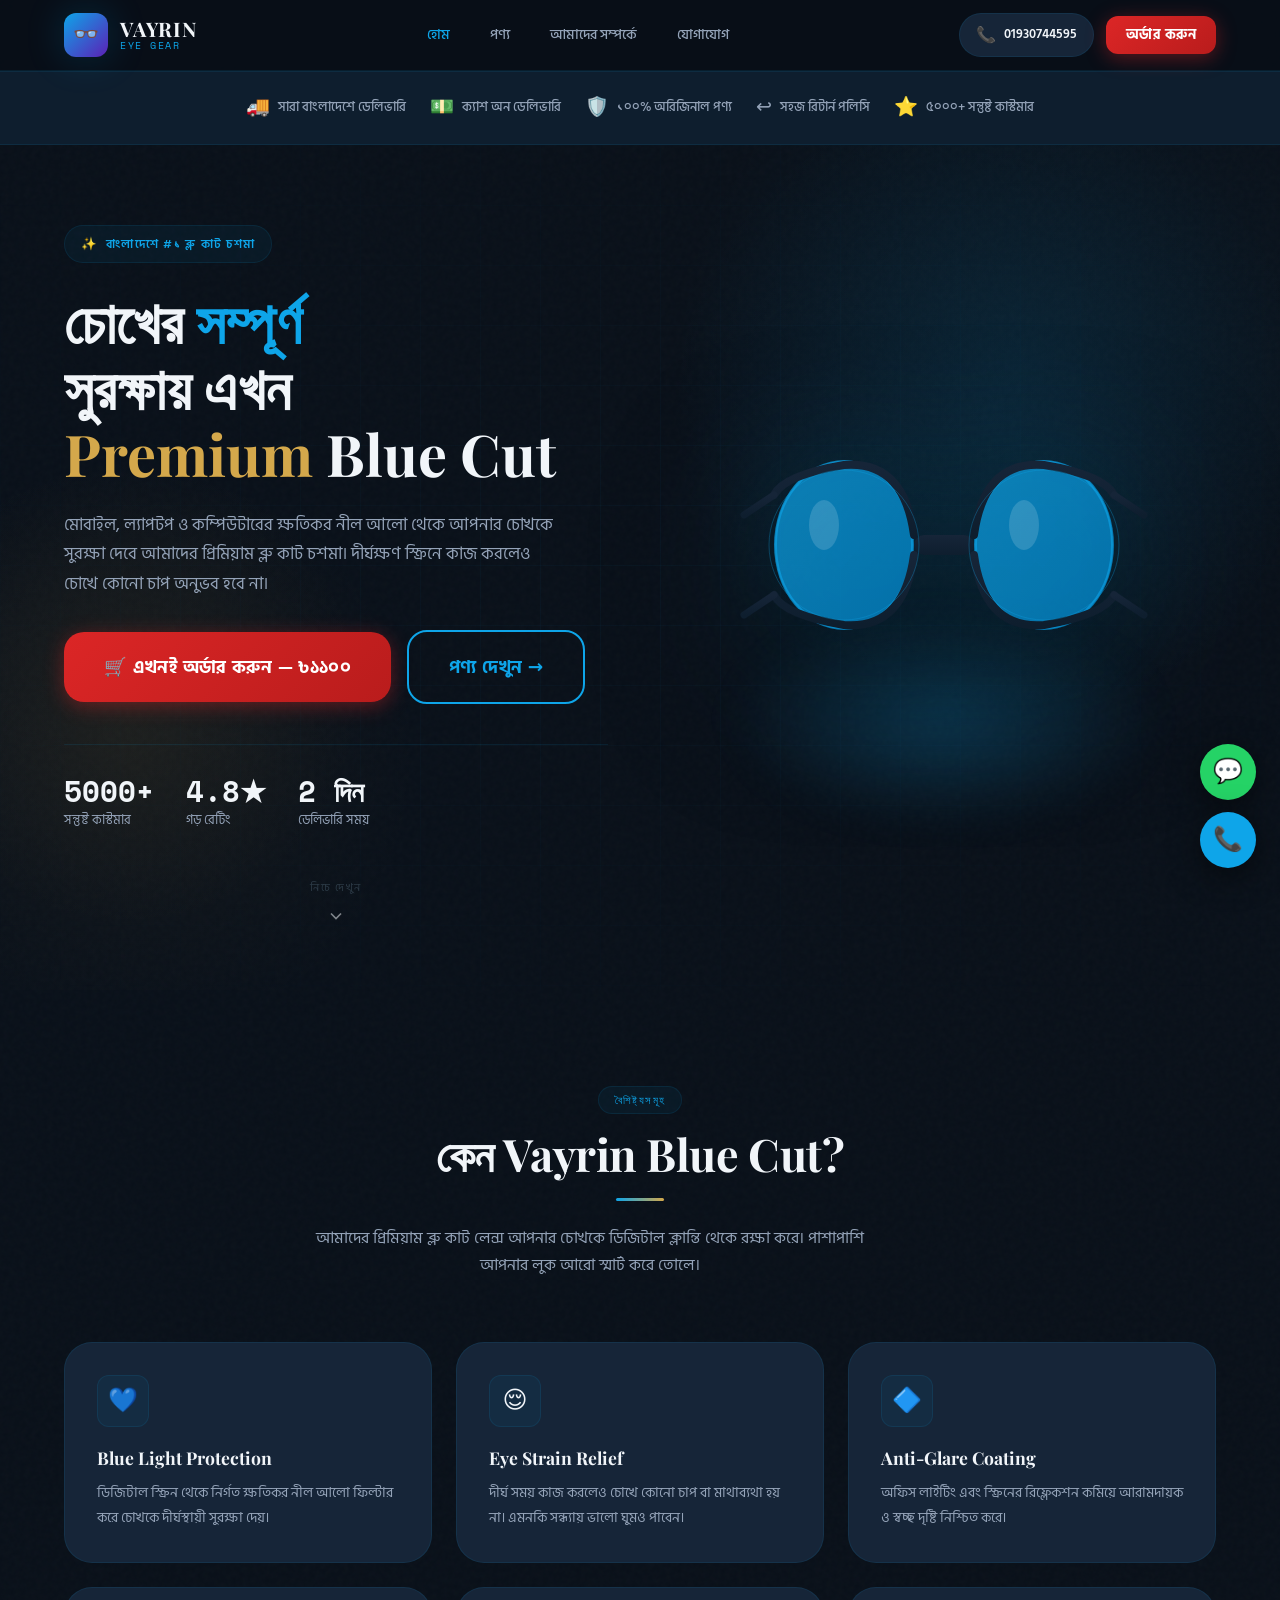
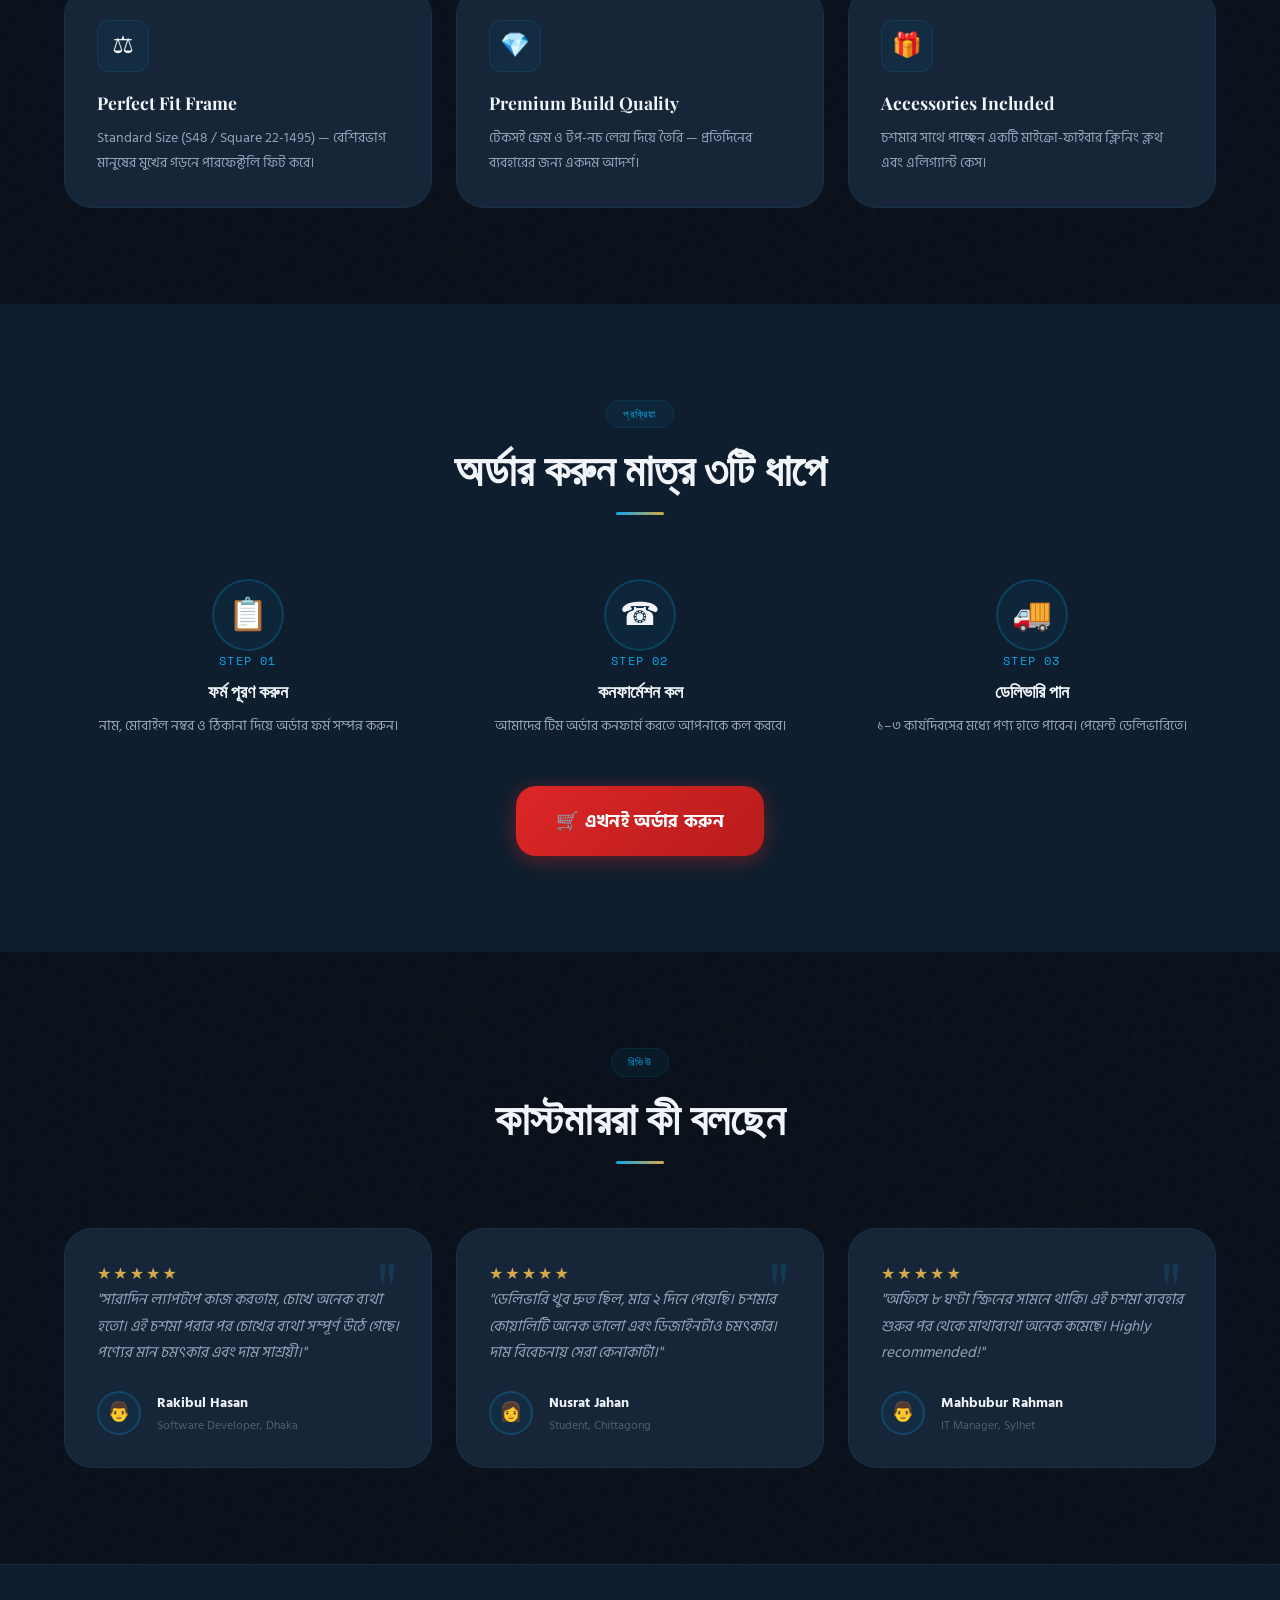
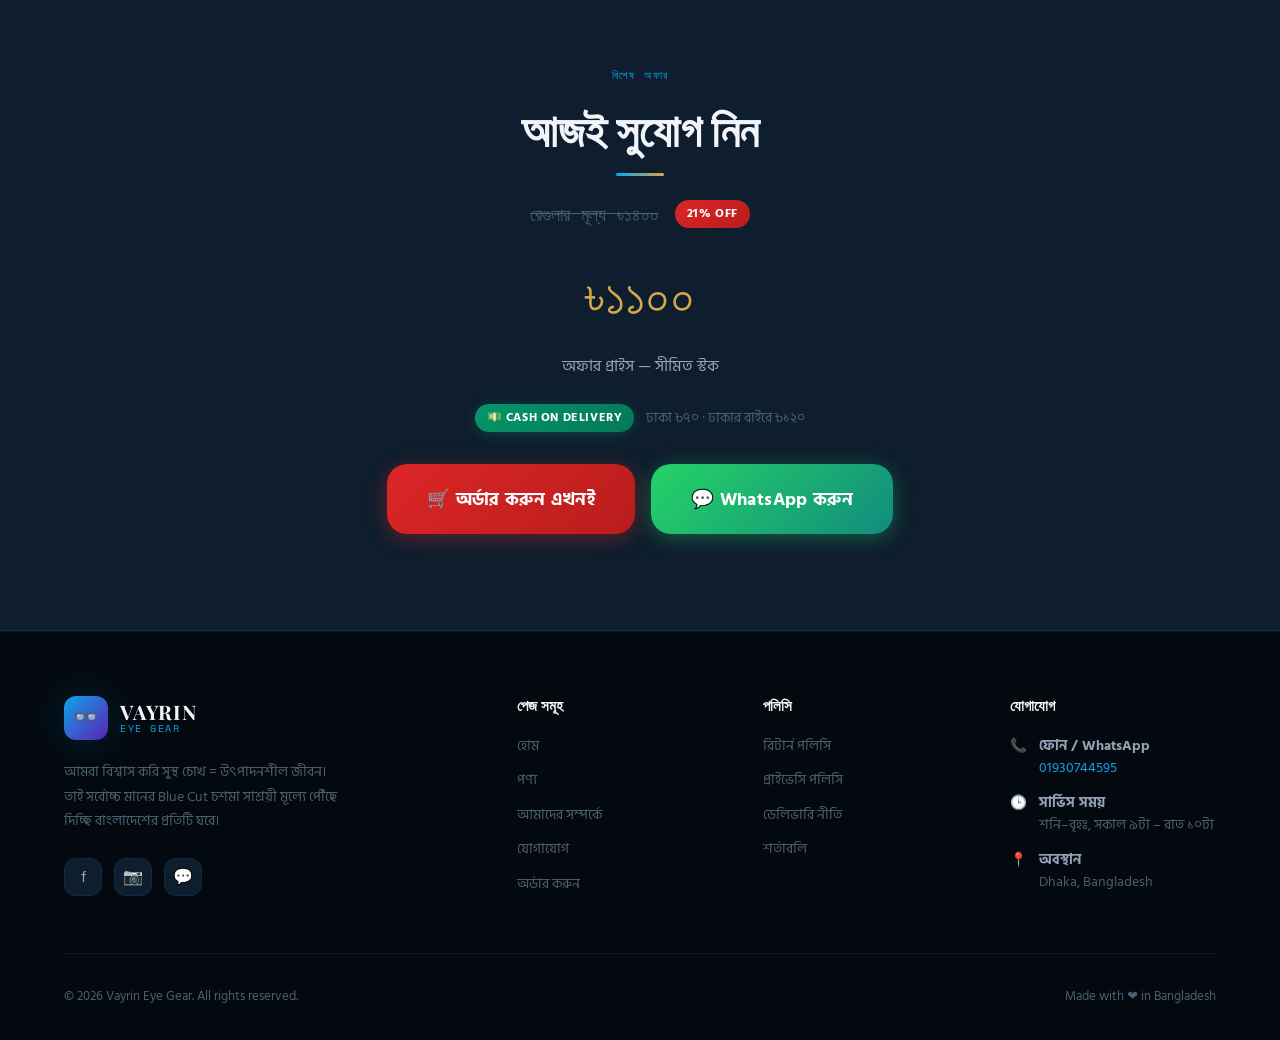
<file: index.html>
<!DOCTYPE html>
<!--
  ================================================================
  VAYRIN EYE GEAR — Homepage (index.html)
  ================================================================
  DEVELOPER NOTES:
  • This is the main landing page (home).
  • Google Fonts are loaded in <head> — do NOT remove those links.
  • Facebook Pixel block is commented out — paste FB Pixel ID to activate.
  • Product images: all SVG assets are now included in /assets/ folder.
  • SEO meta tags are pre-configured — update description & keywords as needed.
  • Schema.org markup is in <script type="application/ld+json"> at bottom.
  • Hero background orbs are pure CSS — no images needed.
  ================================================================
-->
<html lang="bn" dir="ltr">
<head>
  <meta charset="UTF-8">
  <meta name="viewport" content="width=device-width, initial-scale=1.0">

  <!-- ===== SEO META TAGS ===== -->
  <title>Vayrin Eye Gear — Premium Blue Cut Eyeglasses in Bangladesh | ব্লু কাট চশমা</title>
  <meta name="description" content="মোবাইল ও কম্পিউটারের ক্ষতিকর নীল আলো থেকে চোখকে রক্ষা করুন। প্রিমিয়াম ব্লু কাট চশমা মাত্র ৳১১০০ — ক্যাশ অন ডেলিভারি।">
  <meta name="keywords" content="blue cut glasses Bangladesh, blue light blocking glasses Dhaka, ব্লু কাট চশমা, Ray-Ban blue cut, চোখের চশমা, eyeglasses Bangladesh, digital eye protection">
  <meta name="author" content="Vayrin Eye Gear">
  <meta name="robots" content="index, follow">
  <link rel="canonical" href="https://vayrineyegear.com/">

  <!-- ===== Open Graph (Facebook / Messenger sharing) ===== -->
  <meta property="og:type"        content="website">
  <meta property="og:url"         content="https://vayrineyegear.com/">
  <meta property="og:title"       content="Vayrin Eye Gear — Premium Blue Cut Eyeglasses | ব্লু কাট চশমা">
  <meta property="og:description" content="মোবাইল ও কম্পিউটারের ক্ষতিকর নীল আলো থেকে চোখ রক্ষা করুন। প্রিমিয়াম Blue Cut চশমা।">
  <meta property="og:image"       content="https://vayrineyegear.com/assets/og-image.svg">
  <meta property="og:locale"      content="bn_BD">
  <meta property="og:site_name"   content="Vayrin Eye Gear">

  <!-- ===== Twitter Card ===== -->
  <meta name="twitter:card"        content="summary_large_image">
  <meta name="twitter:title"       content="Vayrin Eye Gear — Premium Blue Cut Eyeglasses">
  <meta name="twitter:description" content="চোখের সম্পূর্ণ সুরক্ষায় — মাত্র ৳১১০০। Cash on Delivery.">
  <meta name="twitter:image"       content="https://vayrineyegear.com/assets/og-image.svg">

  <!-- ===== Favicon ===== -->
  <link rel="icon" type="image/svg+xml" href="assets/favicon.svg">
  <link rel="apple-touch-icon"          href="assets/apple-touch-icon.svg">

  <!-- ===== Google Fonts ===== -->
  <link rel="preconnect" href="https://fonts.googleapis.com">
  <link rel="preconnect" href="https://fonts.gstatic.com" crossorigin>
  <link href="https://fonts.googleapis.com/css2?family=Playfair+Display:wght@600;700;800&family=Hind+Siliguri:wght@400;500;600;700&family=Space+Mono:wght@400;700&display=swap" rel="stylesheet">

  <link rel="stylesheet" href="style.css">

  <!-- ===== FACEBOOK PIXEL (Uncomment and add your Pixel ID) =====
  <script>
    !function(f,b,e,v,n,t,s){if(f.fbq)return;n=f.fbq=function(){n.callMethod?
    n.callMethod.apply(n,arguments):n.queue.push(arguments)};
    if(!f._fbq)f._fbq=n;n.push=n;n.loaded=!0;n.version='2.0';
    n.queue=[];t=b.createElement(e);t.async=!0;
    t.src=v;s=b.getElementsByTagName(e)[0];
    s.parentNode.insertBefore(t,s)}(window, document,'script',
    'https://connect.facebook.net/en_US/fbevents.js');
    fbq('init', 'YOUR_PIXEL_ID_HERE');
    fbq('track', 'PageView');
  </script>
  <noscript><img height="1" width="1" style="display:none"
    src="https://www.facebook.com/tr?id=YOUR_PIXEL_ID_HERE&ev=PageView&noscript=1"/></noscript>
  ===== END FACEBOOK PIXEL ===== -->

  <style>
    /* Page-specific styles */
    .hero-orb-1 {
      position: absolute;
      top: -10%; right: -5%;
      width: 55vw; height: 55vw;
      background: radial-gradient(ellipse, rgba(14,165,233,0.08) 0%, transparent 65%);
      pointer-events: none; z-index: 0;
    }
    .hero-orb-2 {
      position: absolute;
      bottom: 5%; left: -10%;
      width: 40vw; height: 40vw;
      background: radial-gradient(ellipse, rgba(212,168,75,0.06) 0%, transparent 65%);
      pointer-events: none; z-index: 0;
    }
    .hero-grid-bg {
      position: absolute; inset: 0; z-index: 0; pointer-events: none;
      background-image:
        linear-gradient(rgba(14,165,233,0.04) 1px, transparent 1px),
        linear-gradient(90deg, rgba(14,165,233,0.04) 1px, transparent 1px);
      background-size: 60px 60px;
      mask-image: radial-gradient(ellipse 70% 70% at 50% 50%, black, transparent);
      -webkit-mask-image: radial-gradient(ellipse 70% 70% at 50% 50%, black, transparent);
    }
    .hero__visual-float {
      position: relative;
      animation: float 5s ease-in-out infinite;
    }
    @keyframes float {
      0%, 100% { transform: translateY(0px) rotate(-2deg); }
      50%       { transform: translateY(-18px) rotate(2deg); }
    }
    .hero__visual-glow {
      position: absolute;
      bottom: -20%;
      left: 10%; right: 10%;
      height: 60%;
      background: radial-gradient(ellipse, rgba(14,165,233,0.25) 0%, transparent 70%);
      filter: blur(20px);
      z-index: -1;
    }
    .hero__visual-img {
      width: 100%;
      max-width: 480px;
      margin-inline: auto;
      filter: drop-shadow(0 40px 80px rgba(0,0,0,0.6))
              drop-shadow(0 0 60px rgba(14,165,233,0.2));
    }
    /* Animated scroll hint */
    .scroll-hint {
      display: flex; flex-direction: column; align-items: center;
      gap: 8px; margin-top: 3rem; opacity: 0.5;
      animation: bob 2s ease-in-out infinite;
    }
    @keyframes bob { 0%,100%{transform:translateY(0)} 50%{transform:translateY(6px)} }
    .scroll-hint span { font-size: 0.7rem; letter-spacing: 0.15em; text-transform: uppercase; color: var(--text-muted); }
    .scroll-hint svg { width: 20px; }
  </style>
</head>
<body>

<!-- ================================================================
     NAVIGATION
     ================================================================ -->
<nav class="nav" role="navigation" aria-label="Main navigation">
  <div class="container">
    <div class="nav__inner">
      <a href="index.html" class="nav__logo" aria-label="Vayrin Eye Gear Home">
        <div class="nav__logo-icon" aria-hidden="true">👓</div>
        <div class="nav__logo-text">
          <span class="nav__logo-name">VAYRIN</span>
          <span class="nav__logo-tagline">Eye Gear</span>
        </div>
      </a>

      <div class="nav__links" role="list">
        <a href="index.html"   class="nav__link active" role="listitem">হোম</a>
        <a href="product.html" class="nav__link"         role="listitem">পণ্য</a>
        <a href="about.html"   class="nav__link"         role="listitem">আমাদের সম্পর্কে</a>
        <a href="contact.html" class="nav__link"         role="listitem">যোগাযোগ</a>
      </div>

      <div class="nav__actions">
        <a href="tel:01930744595" class="nav__call" aria-label="Call us">
          <span class="nav__call-icon">📞</span>
          01930744595
        </a>
        <a href="order.html" class="btn btn--primary btn--sm">অর্ডার করুন</a>
      </div>

      <!-- Mobile toggle -->
      <button class="nav__toggle" aria-label="Toggle mobile menu" aria-expanded="false">
        <span></span><span></span><span></span>
      </button>
    </div>

    <!-- Mobile menu -->
    <div class="nav__mobile-menu" role="menu">
      <a href="index.html"   class="nav__link" role="menuitem">🏠 হোম</a>
      <a href="product.html" class="nav__link" role="menuitem">👓 পণ্য</a>
      <a href="about.html"   class="nav__link" role="menuitem">ℹ️ আমাদের সম্পর্কে</a>
      <a href="contact.html" class="nav__link" role="menuitem">📞 যোগাযোগ</a>
      <a href="order.html"   class="btn btn--primary btn--full" style="margin-top:12px">🛒 এখনই অর্ডার করুন</a>
    </div>
  </div>
</nav>

<!-- ================================================================
     TRUST BAR
     ================================================================ -->
<div class="trust-bar" role="complementary" aria-label="Trust signals">
  <div class="trust-item"><span class="trust-item__icon">🚚</span> সারা বাংলাদেশে ডেলিভারি</div>
  <div class="trust-item"><span class="trust-item__icon">💵</span> ক্যাশ অন ডেলিভারি</div>
  <div class="trust-item"><span class="trust-item__icon">🛡️</span> ১০০% অরিজিনাল পণ্য</div>
  <div class="trust-item"><span class="trust-item__icon">↩️</span> সহজ রিটার্ন পলিসি</div>
  <div class="trust-item"><span class="trust-item__icon">⭐</span> ৫০০০+ সন্তুষ্ট কাস্টমার</div>
</div>

<!-- ================================================================
     HERO SECTION
     ================================================================ -->
<section class="hero" aria-labelledby="hero-heading">
  <div class="hero-orb-1"      aria-hidden="true"></div>
  <div class="hero-orb-2"      aria-hidden="true"></div>
  <div class="hero-grid-bg"    aria-hidden="true"></div>

  <div class="container" style="position:relative; z-index:2;">
    <div class="hero__inner">
      <!-- Text side -->
      <div class="hero__content">
        <div class="hero__badge reveal">
          <span>✨</span> বাংলাদেশে #১ ব্লু কাট চশমা
        </div>

        <h1 class="hero__title reveal reveal-delay-1" id="hero-heading">
          চোখের <span class="highlight">সম্পূর্ণ</span><br>
          সুরক্ষায় এখন<br>
          <span class="highlight-gold">Premium</span> Blue Cut
        </h1>

        <p class="hero__desc reveal reveal-delay-2">
          মোবাইল, ল্যাপটপ ও কম্পিউটারের ক্ষতিকর নীল আলো থেকে আপনার চোখকে সুরক্ষা দেবে আমাদের প্রিমিয়াম ব্লু কাট চশমা।
          দীর্ঘক্ষণ স্ক্রিনে কাজ করলেও চোখে কোনো চাপ অনুভব হবে না।
        </p>

        <div class="hero__cta-group reveal reveal-delay-3">
          <a href="order.html" class="btn btn--primary btn--lg btn--pulse">
            🛒 এখনই অর্ডার করুন — ৳১১০০
          </a>
          <a href="product.html" class="btn btn--outline btn--lg">
            পণ্য দেখুন →
          </a>
        </div>

        <div class="hero__stats reveal reveal-delay-4">
          <div class="hero__stat">
            <div class="hero__stat-value" data-counter="5000" data-suffix="+">0+</div>
            <div class="hero__stat-label">সন্তুষ্ট কাস্টমার</div>
          </div>
          <div class="hero__stat">
            <div class="hero__stat-value" data-counter="4.8" data-suffix="★">0</div>
            <div class="hero__stat-label">গড় রেটিং</div>
          </div>
          <div class="hero__stat">
            <div class="hero__stat-value" data-counter="2" data-suffix=" দিন">0</div>
            <div class="hero__stat-label">ডেলিভারি সময়</div>
          </div>
        </div>

        <div class="scroll-hint" aria-hidden="true">
          <span>নিচে দেখুন</span>
          <svg viewBox="0 0 24 24" fill="none" stroke="currentColor" stroke-width="2">
            <polyline points="6 9 12 15 18 9"/>
          </svg>
        </div>
      </div>

      <!-- Visual side -->
      <div class="hero__visual" aria-hidden="true">
        <div class="hero__visual-float">
          <img
            src="assets/glasses-hero.svg"
            alt="Vayrin Premium Blue Cut Eyeglasses"
            class="hero__visual-img"
            width="480" height="360"
            loading="eager"
          >
          <div class="hero__visual-glow"></div>
        </div>
      </div>
    </div>
  </div>
</section>

<!-- ================================================================
     FEATURES SECTION
     ================================================================ -->
<section class="section-pad" id="features" aria-labelledby="features-heading">
  <div class="container">
    <header class="section-header reveal">
      <span class="label-tag">বৈশিষ্ট্যসমূহ</span>
      <h2 class="section-title" id="features-heading">কেন Vayrin Blue Cut?</h2>
      <div class="section-line" aria-hidden="true"></div>
      <p class="section-subtitle">
        আমাদের প্রিমিয়াম ব্লু কাট লেন্স আপনার চোখকে ডিজিটাল ক্লান্তি থেকে রক্ষা করে।
        পাশাপাশি আপনার লুক আরো স্মার্ট করে তোলে।
      </p>
    </header>

    <div class="grid-3" role="list">
      <article class="feature-card reveal" role="listitem">
        <div class="feature-card__icon" aria-hidden="true">💙</div>
        <h3 class="feature-card__title">Blue Light Protection</h3>
        <p class="feature-card__desc">
          ডিজিটাল স্ক্রিন থেকে নির্গত ক্ষতিকর নীল আলো ফিল্টার করে চোখকে দীর্ঘস্থায়ী সুরক্ষা দেয়।
        </p>
      </article>
      <article class="feature-card reveal reveal-delay-1" role="listitem">
        <div class="feature-card__icon" aria-hidden="true">😌</div>
        <h3 class="feature-card__title">Eye Strain Relief</h3>
        <p class="feature-card__desc">
          দীর্ঘ সময় কাজ করলেও চোখে কোনো চাপ বা মাথাব্যথা হয় না। এমনকি সন্ধ্যায় ভালো ঘুমও পাবেন।
        </p>
      </article>
      <article class="feature-card reveal reveal-delay-2" role="listitem">
        <div class="feature-card__icon" aria-hidden="true">🔷</div>
        <h3 class="feature-card__title">Anti-Glare Coating</h3>
        <p class="feature-card__desc">
          অফিস লাইটিং এবং স্ক্রিনের রিফ্লেকশন কমিয়ে আরামদায়ক ও স্বচ্ছ দৃষ্টি নিশ্চিত করে।
        </p>
      </article>
      <article class="feature-card reveal" role="listitem">
        <div class="feature-card__icon" aria-hidden="true">⚖️</div>
        <h3 class="feature-card__title">Perfect Fit Frame</h3>
        <p class="feature-card__desc">
          Standard Size (S48 / Square 22-1495) — বেশিরভাগ মানুষের মুখের গড়নে পারফেক্টলি ফিট করে।
        </p>
      </article>
      <article class="feature-card reveal reveal-delay-1" role="listitem">
        <div class="feature-card__icon" aria-hidden="true">💎</div>
        <h3 class="feature-card__title">Premium Build Quality</h3>
        <p class="feature-card__desc">
          টেকসই ফ্রেম ও টপ-নচ লেন্স দিয়ে তৈরি — প্রতিদিনের ব্যবহারের জন্য একদম আদর্শ।
        </p>
      </article>
      <article class="feature-card reveal reveal-delay-2" role="listitem">
        <div class="feature-card__icon" aria-hidden="true">🎁</div>
        <h3 class="feature-card__title">Accessories Included</h3>
        <p class="feature-card__desc">
          চশমার সাথে পাচ্ছেন একটি মাইক্রো-ফাইবার ক্লিনিং ক্লথ এবং এলিগ্যান্ট কেস।
        </p>
      </article>
    </div>
  </div>
</section>

<!-- ================================================================
     HOW IT WORKS
     ================================================================ -->
<section class="section-pad" style="background:var(--color-navy-elevated);" aria-labelledby="how-heading">
  <div class="container">
    <header class="section-header reveal">
      <span class="label-tag">প্রক্রিয়া</span>
      <h2 class="section-title" id="how-heading">অর্ডার করুন মাত্র ৩টি ধাপে</h2>
      <div class="section-line" aria-hidden="true"></div>
    </header>

    <div class="grid-3" style="text-align:center;" role="list">
      <div class="reveal" role="listitem">
        <div style="width:72px; height:72px; border-radius:50%; background:var(--color-blue-subtle); border:2px solid var(--border-medium); display:flex; align-items:center; justify-content:center; margin:auto; font-size:2rem;">📋</div>
        <div style="font-family:var(--font-mono); color:var(--color-blue); font-size:0.75rem; letter-spacing:0.1em; margin-bottom:var(--sp-2);">STEP 01</div>
        <h3 style="font-size:1.15rem; margin-bottom:var(--sp-3);">ফর্ম পূরণ করুন</h3>
        <p style="font-size:0.9rem; color:var(--text-secondary);">নাম, মোবাইল নম্বর ও ঠিকানা দিয়ে অর্ডার ফর্ম সম্পন্ন করুন।</p>
      </div>
      <div class="reveal reveal-delay-1" role="listitem">
        <div style="width:72px; height:72px; border-radius:50%; background:var(--color-blue-subtle); border:2px solid var(--border-medium); display:flex; align-items:center; justify-content:center; margin:auto; font-size:2rem;">☎️</div>
        <div style="font-family:var(--font-mono); color:var(--color-blue); font-size:0.75rem; letter-spacing:0.1em; margin-bottom:var(--sp-2);">STEP 02</div>
        <h3 style="font-size:1.15rem; margin-bottom:var(--sp-3);">কনফার্মেশন কল</h3>
        <p style="font-size:0.9rem; color:var(--text-secondary);">আমাদের টিম অর্ডার কনফার্ম করতে আপনাকে কল করবে।</p>
      </div>
      <div class="reveal reveal-delay-2" role="listitem">
        <div style="width:72px; height:72px; border-radius:50%; background:var(--color-blue-subtle); border:2px solid var(--border-medium); display:flex; align-items:center; justify-content:center; margin:auto; font-size:2rem;">🚚</div>
        <div style="font-family:var(--font-mono); color:var(--color-blue); font-size:0.75rem; letter-spacing:0.1em; margin-bottom:var(--sp-2);">STEP 03</div>
        <h3 style="font-size:1.15rem; margin-bottom:var(--sp-3);">ডেলিভারি পান</h3>
        <p style="font-size:0.9rem; color:var(--text-secondary);">১–৩ কার্যদিবসের মধ্যে পণ্য হাতে পাবেন। পেমেন্ট ডেলিভারিতে।</p>
      </div>
    </div>

    <div class="text-center" style="margin-top: var(--sp-12);">
      <a href="order.html" class="btn btn--primary btn--lg reveal">
        🛒 এখনই অর্ডার করুন
      </a>
    </div>
  </div>
</section>

<!-- ================================================================
     TESTIMONIALS
     ================================================================ -->
<section class="section-pad" id="reviews" aria-labelledby="reviews-heading">
  <div class="container">
    <header class="section-header reveal">
      <span class="label-tag">রিভিউ</span>
      <h2 class="section-title" id="reviews-heading">কাস্টমাররা কী বলছেন</h2>
      <div class="section-line" aria-hidden="true"></div>
    </header>

    <div class="grid-3" role="list">
      <article class="testimonial-card reveal" role="listitem">
        <div class="stars" aria-label="5 out of 5 stars">★★★★★</div>
        <p class="testimonial-card__text">
          "সারাদিন ল্যাপটপে কাজ করতাম, চোখে অনেক ব্যথা হতো। এই চশমা পরার পর চোখের ব্যথা সম্পূর্ণ উঠে গেছে।
          পণ্যের মান চমৎকার এবং দাম সাশ্রয়ী।"
        </p>
        <div class="testimonial-card__author">
          <div class="testimonial-card__avatar" aria-hidden="true">👨</div>
          <div>
            <div class="testimonial-card__name">Rakibul Hasan</div>
            <div class="testimonial-card__loc">Software Developer, Dhaka</div>
          </div>
        </div>
      </article>
      <article class="testimonial-card reveal reveal-delay-1" role="listitem">
        <div class="stars" aria-label="5 out of 5 stars">★★★★★</div>
        <p class="testimonial-card__text">
          "ডেলিভারি খুব দ্রুত ছিল, মাত্র ২ দিনে পেয়েছি। চশমার কোয়ালিটি অনেক ভালো এবং ডিজাইনটাও চমৎকার।
          দাম বিবেচনায় সেরা কেনাকাটা।"
        </p>
        <div class="testimonial-card__author">
          <div class="testimonial-card__avatar" aria-hidden="true">👩</div>
          <div>
            <div class="testimonial-card__name">Nusrat Jahan</div>
            <div class="testimonial-card__loc">Student, Chittagong</div>
          </div>
        </div>
      </article>
      <article class="testimonial-card reveal reveal-delay-2" role="listitem">
        <div class="stars" aria-label="5 out of 5 stars">★★★★★</div>
        <p class="testimonial-card__text">
          "অফিসে ৮ ঘণ্টা স্ক্রিনের সামনে থাকি। এই চশমা ব্যবহার শুরুর পর থেকে মাথাব্যথা অনেক কমেছে।
          Highly recommended!"
        </p>
        <div class="testimonial-card__author">
          <div class="testimonial-card__avatar" aria-hidden="true">👨</div>
          <div>
            <div class="testimonial-card__name">Mahbubur Rahman</div>
            <div class="testimonial-card__loc">IT Manager, Sylhet</div>
          </div>
        </div>
      </article>
    </div>
  </div>
</section>

<!-- ================================================================
     PRICING / CTA BANNER
     ================================================================ -->
<section class="section-pad" style="background:var(--color-navy-elevated); border-block:1px solid var(--border-subtle);" aria-labelledby="pricing-heading">
  <div class="container">
    <div class="text-center reveal">
      <span class="label-tag" style="display:inline-block; margin-bottom:var(--sp-4);">বিশেষ অফার</span>
      <h2 class="section-title" id="pricing-heading">আজই সুযোগ নিন</h2>
      <div class="section-line" aria-hidden="true"></div>

      <div style="display:flex; align-items:center; justify-content:center; gap:var(--sp-4); margin:var(--sp-6) 0; flex-wrap:wrap;">
        <span class="price-original">রেগুলার মূল্য ৳১৪০০</span>
        <span class="badge badge--sale">21% OFF</span>
      </div>

      <div class="price-display" aria-label="Offer price 1100 Taka">৳১১০০</div>
      <p style="color:var(--text-secondary); margin:var(--sp-4) 0 var(--sp-6);">অফার প্রাইস — সীমিত স্টক</p>

      <div style="display:flex; align-items:center; justify-content:center; gap:var(--sp-3); flex-wrap:wrap; margin-bottom:var(--sp-8);">
        <div class="badge badge--cod">💵 Cash on Delivery</div>
        <div style="font-size:0.88rem; color:var(--text-muted);">ঢাকা ৳৭০ · ঢাকার বাইরে ৳১২০</div>
      </div>

      <div style="display:flex; gap:var(--sp-4); justify-content:center; flex-wrap:wrap;">
        <a href="order.html" class="btn btn--primary btn--lg btn--pulse">
          🛒 অর্ডার করুন এখনই
        </a>
        <a href="https://wa.me/8801930744595?text=আমি%20Blue%20Cut%20Glasses%20অর্ডার%20করতে%20চাই" 
           class="btn btn--whatsapp btn--lg" target="_blank" rel="noopener">
          💬 WhatsApp করুন
        </a>
      </div>
    </div>
  </div>
</section>

<!-- ================================================================
     FOOTER
     ================================================================ -->
<footer class="footer" role="contentinfo">
  <div class="container">
    <div class="footer__grid">
      <!-- Brand column -->
      <div>
        <div class="footer__brand-logo">
          <div class="nav__logo-icon" aria-hidden="true">👓</div>
          <div class="nav__logo-text">
            <span class="nav__logo-name">VAYRIN</span>
            <span class="nav__logo-tagline">Eye Gear</span>
          </div>
        </div>
        <p class="footer__desc">
          আমরা বিশ্বাস করি সুস্থ চোখ = উৎপাদনশীল জীবন। তাই সর্বোচ্চ মানের Blue Cut চশমা সাশ্রয়ী মূল্যে পৌঁছে দিচ্ছি বাংলাদেশের প্রতিটি ঘরে।
        </p>
        <div class="footer__social">
          <!-- DEVELOPER: Replace # with actual social media links -->
          <a href="#" class="footer__social-btn" aria-label="Facebook">f</a>
          <a href="#" class="footer__social-btn" aria-label="Instagram">📷</a>
          <a href="https://wa.me/8801930744595" class="footer__social-btn" aria-label="WhatsApp">💬</a>
        </div>
      </div>

      <!-- Navigation -->
      <div>
        <h3 class="footer__col-title">পেজ সমূহ</h3>
        <nav class="footer__links" aria-label="Footer navigation">
          <a href="index.html"   class="footer__link">হোম</a>
          <a href="product.html" class="footer__link">পণ্য</a>
          <a href="about.html"   class="footer__link">আমাদের সম্পর্কে</a>
          <a href="contact.html" class="footer__link">যোগাযোগ</a>
          <a href="order.html"   class="footer__link">অর্ডার করুন</a>
        </nav>
      </div>

      <!-- Policy links -->
      <div>
        <h3 class="footer__col-title">পলিসি</h3>
        <nav class="footer__links" aria-label="Policy links">
          <!-- DEVELOPER: Create these pages or link to sections -->
          <a href="#"  class="footer__link">রিটার্ন পলিসি</a>
          <a href="#"  class="footer__link">প্রাইভেসি পলিসি</a>
          <a href="#"  class="footer__link">ডেলিভারি নীতি</a>
          <a href="#"  class="footer__link">শর্তাবলি</a>
        </nav>
      </div>

      <!-- Contact -->
      <div>
        <h3 class="footer__col-title">যোগাযোগ</h3>
        <div class="footer__contact-item">
          <span>📞</span>
          <div>
            <strong>ফোন / WhatsApp</strong>
            <a href="tel:01930744595" style="color:var(--color-blue);">01930744595</a>
          </div>
        </div>
        <div class="footer__contact-item">
          <span>🕒</span>
          <div>
            <strong>সার্ভিস সময়</strong>
            <span>শনি–বৃহঃ, সকাল ৯টা – রাত ১০টা</span>
          </div>
        </div>
        <div class="footer__contact-item">
          <span>📍</span>
          <div>
            <strong>অবস্থান</strong>
            <span>Dhaka, Bangladesh</span>
          </div>
        </div>
      </div>
    </div>

    <div class="footer__bottom">
      <span>© <span id="year"></span> Vayrin Eye Gear. All rights reserved.</span>
      <span style="color:var(--text-muted);">Made with ❤️ in Bangladesh</span>
    </div>
  </div>
</footer>

<!-- ================================================================
     FLOATING ACTION BUTTONS
     ================================================================ -->
<div class="fab-group" role="complementary" aria-label="Quick contact">
  <a href="https://wa.me/8801930744595?text=আমি%20Blue%20Cut%20Glasses%20সম্পর্কে%20জানতে%20চাই"
     class="fab fab--whatsapp" target="_blank" rel="noopener" aria-label="WhatsApp us">
    <span aria-hidden="true">💬</span>
    <span class="fab__label">WhatsApp করুন</span>
  </a>
  <a href="tel:01930744595" class="fab fab--phone" aria-label="Call us">
    <span aria-hidden="true">📞</span>
    <span class="fab__label">কল করুন</span>
  </a>
</div>

<!-- ================================================================
     SCHEMA.ORG — SEO Structured Data
     ================================================================ -->
<script type="application/ld+json">
{
  "@context": "https://schema.org",
  "@type": "Product",
  "name": "Vayrin Premium Ray-Ban Blue Cut Eyeglasses",
  "description": "মোবাইল ও কম্পিউটারের ক্ষতিকর নীল আলো থেকে চোখকে রক্ষাকারী প্রিমিয়াম ব্লু কাট চশমা।",
  "image": "https://vayrineyegear.com/assets/glasses-hero.svg",
  "brand": {
    "@type": "Brand",
    "name": "Vayrin Eye Gear"
  },
  "offers": {
    "@type": "Offer",
    "priceCurrency": "BDT",
    "price": "1100",
    "availability": "https://schema.org/InStock",
    "seller": {
      "@type": "Organization",
      "name": "Vayrin Eye Gear"
    }
  },
  "aggregateRating": {
    "@type": "AggregateRating",
    "ratingValue": "4.8",
    "reviewCount": "250"
  }
}
</script>

<script type="application/ld+json">
{
  "@context": "https://schema.org",
  "@type": "Organization",
  "name": "Vayrin Eye Gear",
  "url": "https://vayrineyegear.com",
  "logo": "https://vayrineyegear.com/assets/favicon.svg",
  "contactPoint": {
    "@type": "ContactPoint",
    "telephone": "+880-1930744595",
    "contactType": "customer service",
    "areaServed": "BD",
    "availableLanguage": ["Bengali", "English"]
  },
  "sameAs": [
    "https://www.facebook.com/vayrineyegear"
  ]
}
</script>

<script>
  // Auto-set footer year
  document.getElementById('year').textContent = new Date().getFullYear();
</script>

<script src="main.js" defer></script>
</body>
</html>
</file>
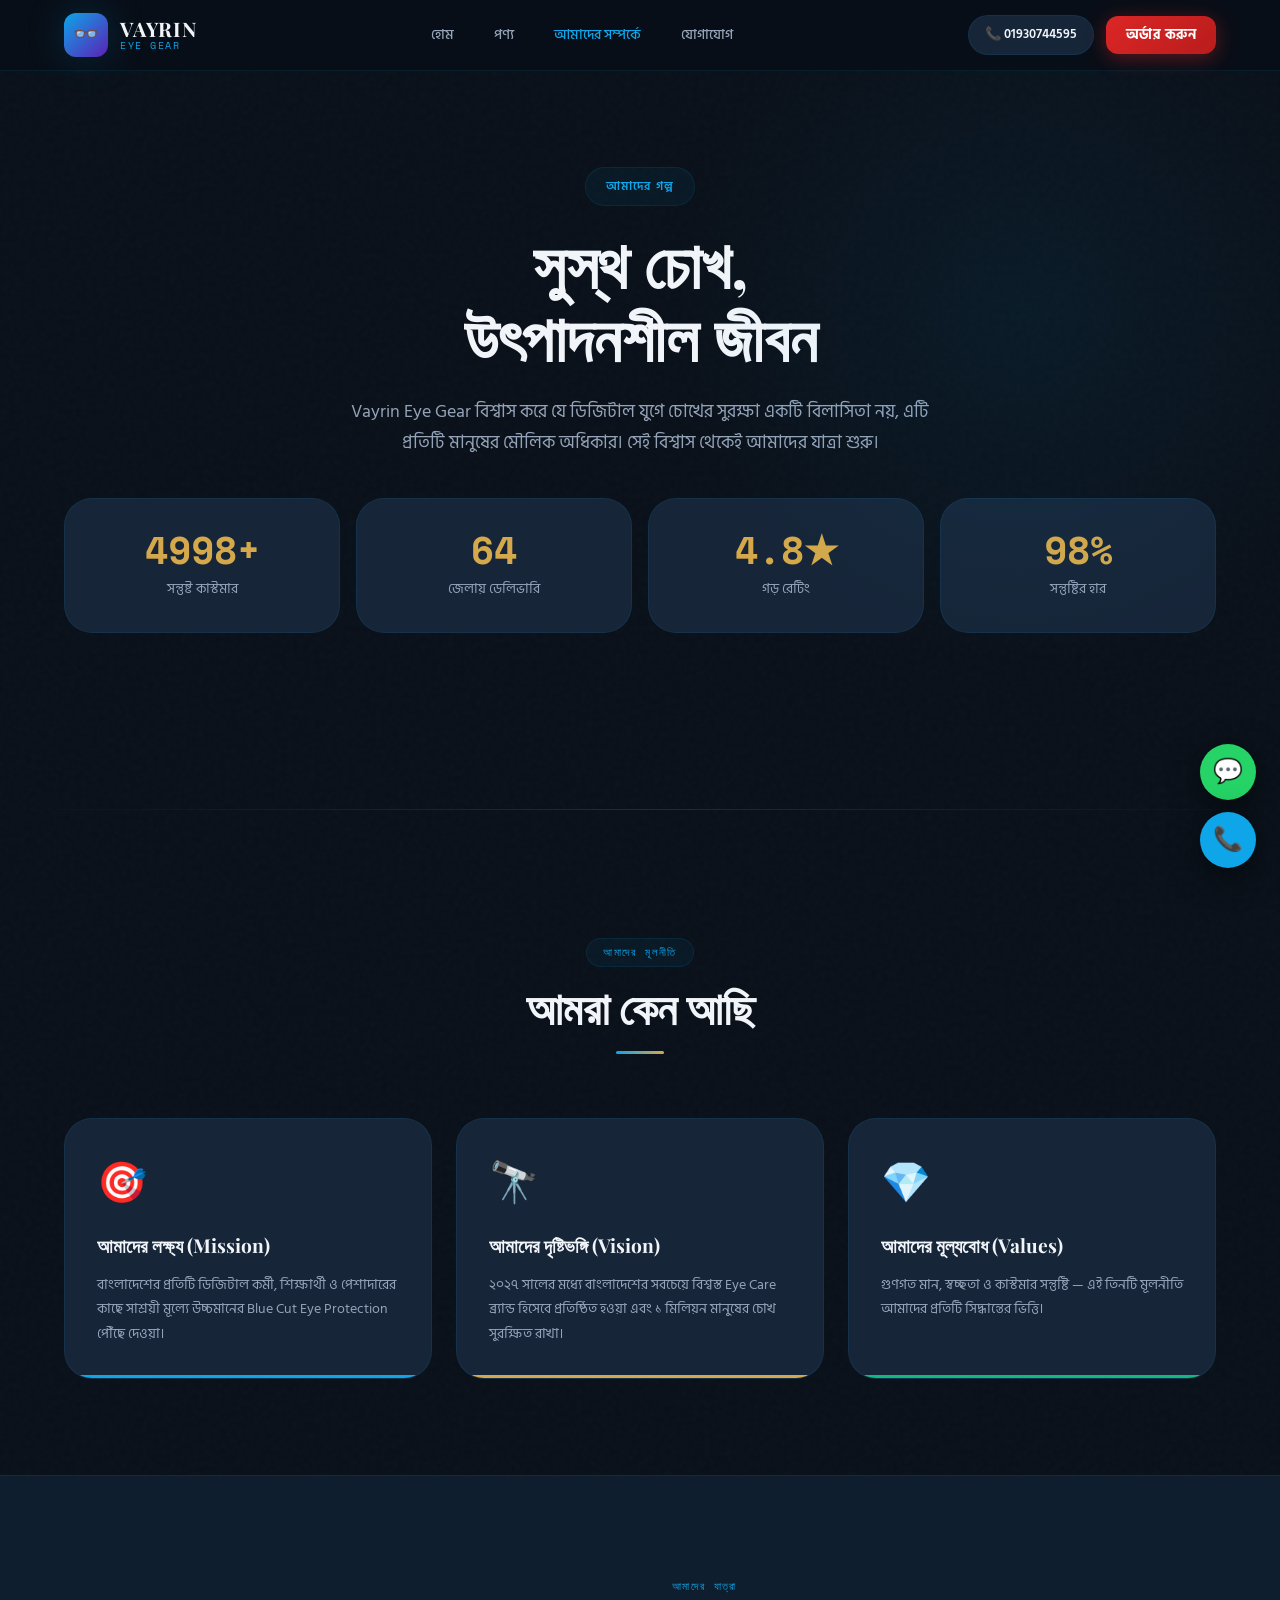
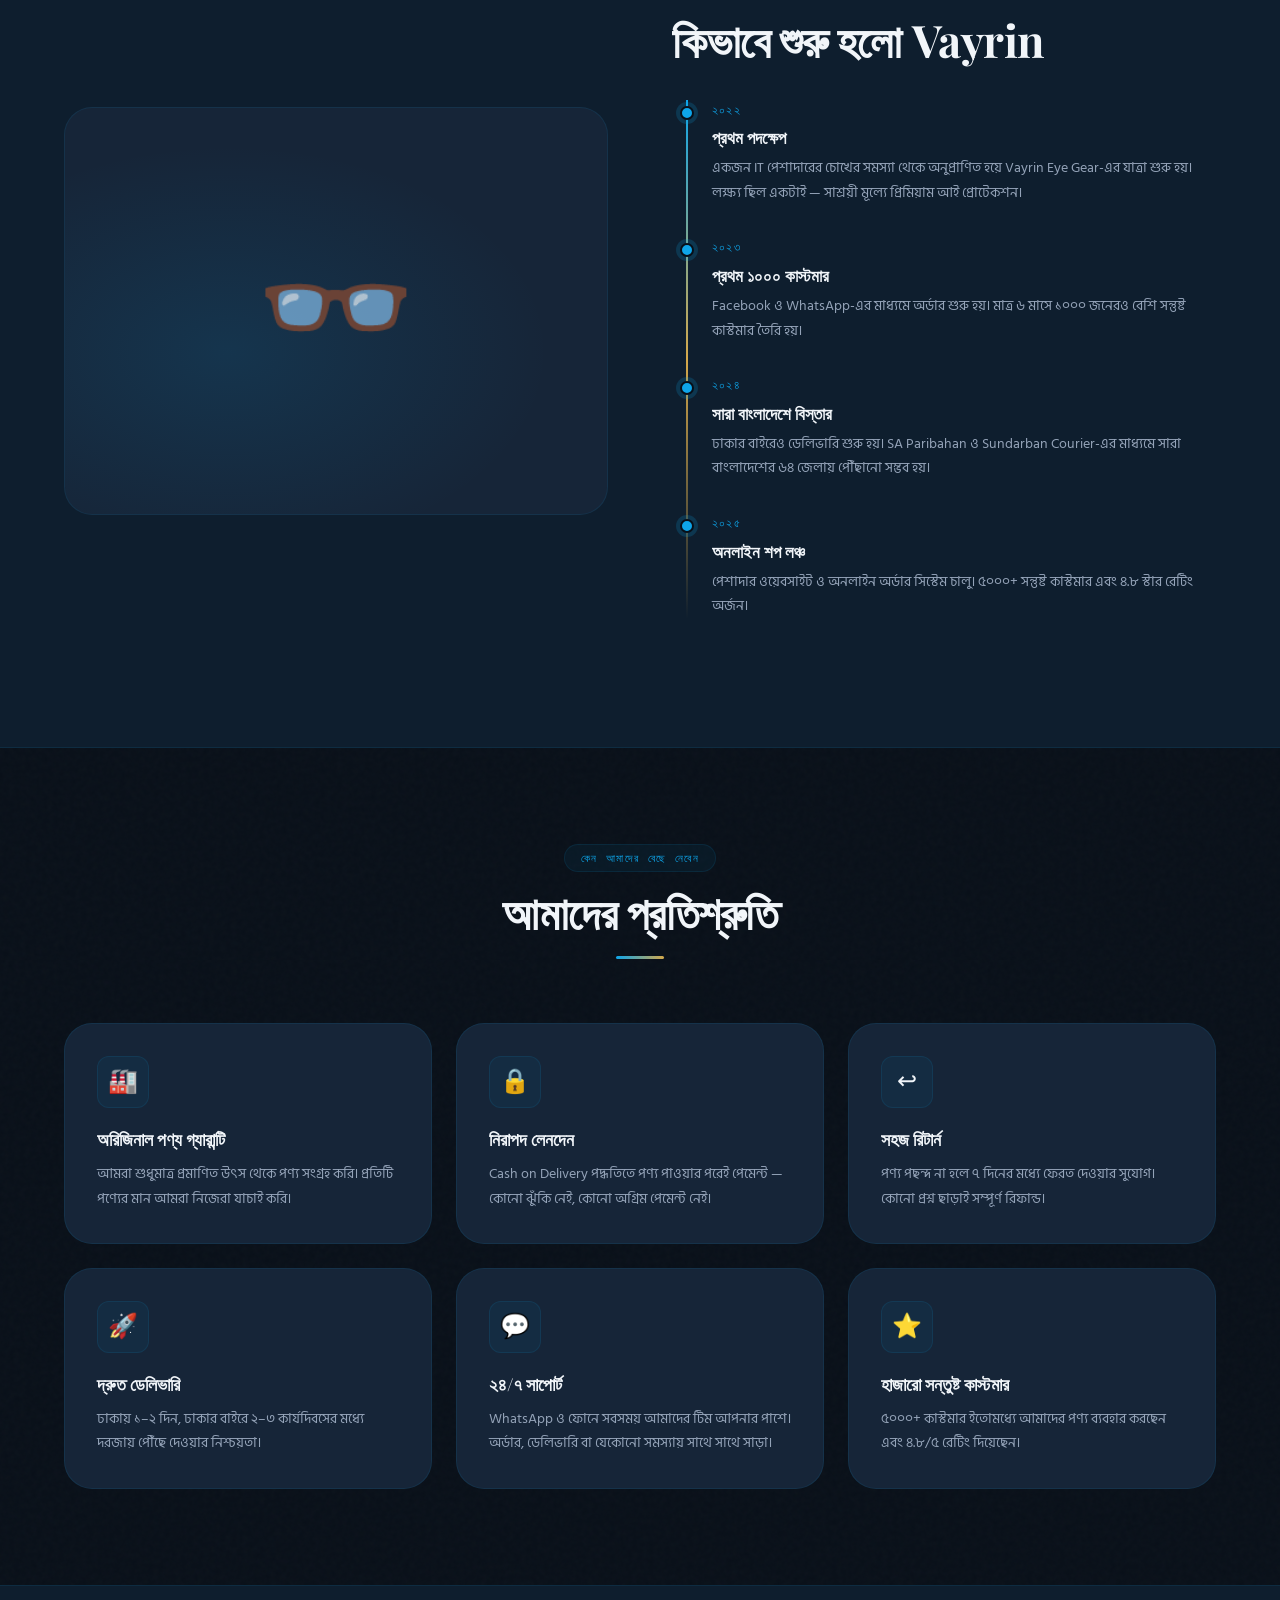
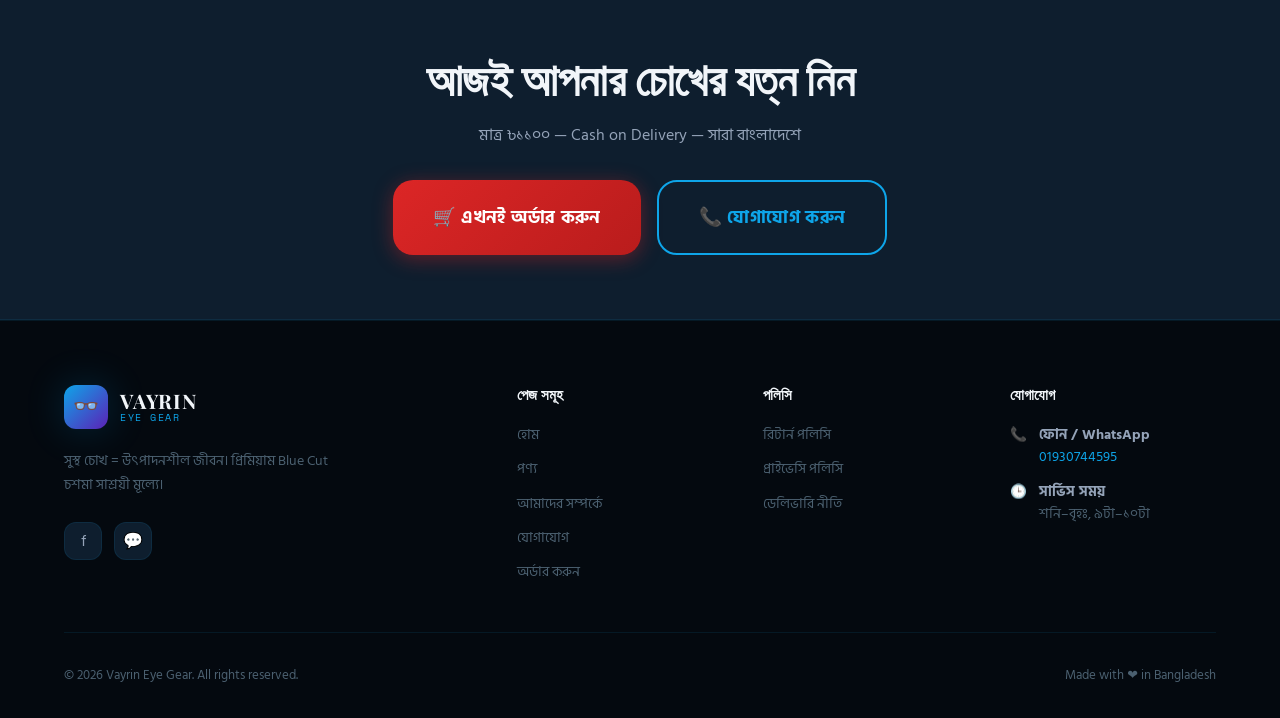
<file: about.html>
<!DOCTYPE html>
<!--
  ================================================================
  VAYRIN EYE GEAR — About Us Page (about.html)
  ================================================================
  DEVELOPER NOTES:
  • Update team member names, roles and photos in the "Our Team" section.
  • Update the "আমাদের যাত্রা" (Our Journey) section with real brand history.
  • Replace placeholder stats with actual data.
  • The mission/vision cards can be edited inline.
  ================================================================
-->
<html lang="bn" dir="ltr">
<head>
  <meta charset="UTF-8">
  <meta name="viewport" content="width=device-width, initial-scale=1.0">
  <title>আমাদের সম্পর্কে — Vayrin Eye Gear | Bangladesh's Premium Eyewear Brand</title>
  <meta name="description" content="Vayrin Eye Gear সম্পর্কে জানুন — আমাদের লক্ষ্য, ইতিহাস ও প্রতিশ্রুতি। আমরা বিশ্বাস করি সুস্থ চোখ = উৎপাদনশীল জীবন।">
  <meta name="keywords" content="Vayrin Eye Gear about, Bangladesh eyewear brand, blue cut glasses company, চশমার দোকান ঢাকা">
  <link rel="canonical" href="https://vayrineyegear.com/about.html">

  <meta property="og:type"  content="website">
  <meta property="og:title" content="আমাদের সম্পর্কে — Vayrin Eye Gear">
  <meta property="og:url"   content="https://vayrineyegear.com/about.html">

  <link rel="preconnect" href="https://fonts.googleapis.com">
  <link rel="preconnect" href="https://fonts.gstatic.com" crossorigin>
  <link href="https://fonts.googleapis.com/css2?family=Playfair+Display:wght@600;700;800&family=Hind+Siliguri:wght@400;500;600;700&family=Space+Mono:wght@400;700&display=swap" rel="stylesheet">
  <link rel="stylesheet" href="style.css">

  <style>
    /* About page hero */
    .about-hero {
      position: relative;
      padding: var(--sp-24) 0 var(--sp-20);
      overflow: hidden;
    }
    .about-hero::before {
      content: '';
      position: absolute;
      top: -20%; right: -10%;
      width: 60vw; height: 60vw;
      background: radial-gradient(ellipse, rgba(14,165,233,0.07) 0%, transparent 65%);
      pointer-events: none;
    }
    .about-hero__eyebrow {
      display: inline-block;
      padding: var(--sp-2) var(--sp-5);
      background: var(--color-blue-subtle);
      border: 1px solid var(--border-subtle);
      border-radius: var(--r-full);
      font-size: 0.78rem; color: var(--color-blue);
      font-weight: 600; letter-spacing: 0.1em;
      text-transform: uppercase; margin-bottom: var(--sp-5);
    }
    .about-hero__title {
      font-size: clamp(2.4rem, 5vw, 4rem);
      line-height: 1.15;
      max-width: 720px;
      margin: 0 auto var(--sp-6);
    }
    .about-hero__desc {
      font-size: 1.1rem;
      color: var(--text-secondary);
      max-width: 580px;
      margin: 0 auto var(--sp-10);
      line-height: 1.75;
    }

    /* Stats grid */
    .stats-grid {
      display: grid;
      grid-template-columns: repeat(4, 1fr);
      gap: var(--sp-4);
      margin-bottom: var(--sp-16);
    }
    .stat-card {
      background: var(--color-navy-card);
      border: 1px solid var(--border-subtle);
      border-radius: var(--r-xl);
      padding: var(--sp-8);
      text-align: center;
      transition: all var(--t-base);
    }
    .stat-card:hover { transform: translateY(-4px); box-shadow: var(--shadow-blue); border-color: var(--border-medium); }
    .stat-card__value { font-family: var(--font-mono); font-size: 2.4rem; color: var(--color-gold); font-weight: 700; line-height: 1; margin-bottom: var(--sp-2); }
    .stat-card__label { font-size: 0.85rem; color: var(--text-secondary); }

    /* Story layout */
    .story-layout {
      display: grid;
      grid-template-columns: 1fr 1fr;
      gap: var(--sp-16);
      align-items: center;
    }
    .story-visual {
      position: relative;
      border-radius: var(--r-xl);
      overflow: hidden;
      aspect-ratio: 4/3;
      background: var(--color-navy-card);
      border: 1px solid var(--border-subtle);
      display: flex; align-items: center; justify-content: center;
    }
    .story-visual-glow {
      position: absolute; inset: 0;
      background: radial-gradient(ellipse at 30% 60%, rgba(14,165,233,0.12) 0%, transparent 60%);
    }
    .story-visual-emoji { font-size: 8rem; opacity: 0.8; }

    /* Timeline */
    .timeline { position: relative; padding-left: var(--sp-10); }
    .timeline::before {
      content: '';
      position: absolute;
      left: 14px; top: 0; bottom: 0;
      width: 2px;
      background: linear-gradient(to bottom, var(--color-blue), var(--color-gold), transparent);
    }
    .timeline-item {
      position: relative;
      margin-bottom: var(--sp-8);
    }
    .timeline-item::before {
      content: '';
      position: absolute;
      left: calc(-1 * var(--sp-10) + 8px);
      top: 6px;
      width: 14px; height: 14px;
      border-radius: 50%;
      background: var(--color-blue);
      border: 2px solid var(--color-navy-base);
      box-shadow: 0 0 0 4px var(--color-blue-glow);
    }
    .timeline-item__year {
      font-family: var(--font-mono);
      font-size: 0.75rem;
      color: var(--color-blue);
      letter-spacing: 0.1em;
      margin-bottom: var(--sp-2);
    }
    .timeline-item__title { font-weight: 700; font-size: 1.05rem; margin-bottom: var(--sp-2); }
    .timeline-item__desc  { font-size: 0.9rem; color: var(--text-secondary); line-height: 1.7; }

    /* Mission / Vision / Values */
    .mvv-grid {
      display: grid;
      grid-template-columns: repeat(3, 1fr);
      gap: var(--sp-6);
    }
    .mvv-card {
      background: var(--color-navy-card);
      border: 1px solid var(--border-subtle);
      border-radius: var(--r-xl);
      padding: var(--sp-8);
      position: relative;
      overflow: hidden;
    }
    .mvv-card::after {
      content: '';
      position: absolute;
      bottom: 0; left: 0; right: 0;
      height: 3px;
      border-radius: 0 0 var(--r-xl) var(--r-xl);
    }
    .mvv-card--mission::after { background: var(--color-blue); }
    .mvv-card--vision::after  { background: var(--color-gold); }
    .mvv-card--values::after  { background: var(--color-success); }
    .mvv-card__icon  { font-size: 2.5rem; margin-bottom: var(--sp-4); }
    .mvv-card__title { font-family: var(--font-display); font-size: 1.2rem; margin-bottom: var(--sp-4); }
    .mvv-card__desc  { font-size: 0.9rem; color: var(--text-secondary); line-height: 1.7; }

    @media (max-width: 900px) {
      .stats-grid { grid-template-columns: repeat(2, 1fr); }
      .story-layout { grid-template-columns: 1fr; }
      .mvv-grid { grid-template-columns: 1fr; }
    }
    @media (max-width: 480px) {
      .stats-grid { grid-template-columns: repeat(2, 1fr); gap: var(--sp-3); }
    }
  </style>
</head>
<body>

<!-- NAVIGATION -->
<nav class="nav">
  <div class="container">
    <div class="nav__inner">
      <a href="index.html" class="nav__logo">
        <div class="nav__logo-icon">👓</div>
        <div class="nav__logo-text">
          <span class="nav__logo-name">VAYRIN</span>
          <span class="nav__logo-tagline">Eye Gear</span>
        </div>
      </a>
      <div class="nav__links">
        <a href="index.html"   class="nav__link">হোম</a>
        <a href="product.html" class="nav__link">পণ্য</a>
        <a href="about.html"   class="nav__link active">আমাদের সম্পর্কে</a>
        <a href="contact.html" class="nav__link">যোগাযোগ</a>
      </div>
      <div class="nav__actions">
        <a href="tel:01930744595" class="nav__call">📞 01930744595</a>
        <a href="order.html" class="btn btn--primary btn--sm">অর্ডার করুন</a>
      </div>
      <button class="nav__toggle" aria-label="Toggle menu" aria-expanded="false">
        <span></span><span></span><span></span>
      </button>
    </div>
    <div class="nav__mobile-menu">
      <a href="index.html"   class="nav__link">🏠 হোম</a>
      <a href="product.html" class="nav__link">👓 পণ্য</a>
      <a href="about.html"   class="nav__link">ℹ️ আমাদের সম্পর্কে</a>
      <a href="contact.html" class="nav__link">📞 যোগাযোগ</a>
      <a href="order.html"   class="btn btn--primary btn--full" style="margin-top:12px">🛒 অর্ডার করুন</a>
    </div>
  </div>
</nav>

<!-- ABOUT HERO -->
<section class="about-hero text-center" aria-labelledby="about-title">
  <div class="container">
    <div class="about-hero__eyebrow reveal">আমাদের গল্প</div>
    <h1 class="about-hero__title reveal reveal-delay-1" id="about-title">
      সুস্থ চোখ,<br>উৎপাদনশীল জীবন
    </h1>
    <p class="about-hero__desc reveal reveal-delay-2">
      Vayrin Eye Gear বিশ্বাস করে যে ডিজিটাল যুগে চোখের সুরক্ষা একটি বিলাসিতা নয়, 
      এটি প্রতিটি মানুষের মৌলিক অধিকার। সেই বিশ্বাস থেকেই আমাদের যাত্রা শুরু।
    </p>

    <!-- Stats -->
    <div class="stats-grid reveal reveal-delay-3">
      <div class="stat-card">
        <div class="stat-card__value" data-counter="5000" data-suffix="+">0+</div>
        <div class="stat-card__label">সন্তুষ্ট কাস্টমার</div>
      </div>
      <div class="stat-card">
        <div class="stat-card__value" data-counter="64">0</div>
        <div class="stat-card__label">জেলায় ডেলিভারি</div>
      </div>
      <div class="stat-card">
        <div class="stat-card__value" data-counter="4.8" data-suffix="★">0</div>
        <div class="stat-card__label">গড় রেটিং</div>
      </div>
      <div class="stat-card">
        <div class="stat-card__value" data-counter="98" data-suffix="%">0%</div>
        <div class="stat-card__label">সন্তুষ্টির হার</div>
      </div>
    </div>
  </div>
</section>

<!-- DIVIDER -->
<hr class="divider">

<!-- MISSION / VISION / VALUES -->
<section class="section-pad" aria-labelledby="mvv-heading">
  <div class="container">
    <header class="section-header reveal">
      <span class="label-tag">আমাদের মূলনীতি</span>
      <h2 class="section-title" id="mvv-heading">আমরা কেন আছি</h2>
      <div class="section-line"></div>
    </header>

    <div class="mvv-grid">
      <div class="mvv-card mvv-card--mission reveal">
        <div class="mvv-card__icon">🎯</div>
        <h3 class="mvv-card__title">আমাদের লক্ষ্য (Mission)</h3>
        <p class="mvv-card__desc">
          বাংলাদেশের প্রতিটি ডিজিটাল কর্মী, শিক্ষার্থী ও পেশাদারের কাছে 
          সাশ্রয়ী মূল্যে উচ্চমানের Blue Cut Eye Protection পৌঁছে দেওয়া।
        </p>
      </div>
      <div class="mvv-card mvv-card--vision reveal reveal-delay-1">
        <div class="mvv-card__icon">🔭</div>
        <h3 class="mvv-card__title">আমাদের দৃষ্টিভঙ্গি (Vision)</h3>
        <p class="mvv-card__desc">
          ২০২৭ সালের মধ্যে বাংলাদেশের সবচেয়ে বিশ্বস্ত Eye Care ব্র্যান্ড হিসেবে 
          প্রতিষ্ঠিত হওয়া এবং ১ মিলিয়ন মানুষের চোখ সুরক্ষিত রাখা।
        </p>
      </div>
      <div class="mvv-card mvv-card--values reveal reveal-delay-2">
        <div class="mvv-card__icon">💎</div>
        <h3 class="mvv-card__title">আমাদের মূল্যবোধ (Values)</h3>
        <p class="mvv-card__desc">
          গুণগত মান, স্বচ্ছতা ও কাস্টমার সন্তুষ্টি — এই তিনটি মূলনীতি 
          আমাদের প্রতিটি সিদ্ধান্তের ভিত্তি।
        </p>
      </div>
    </div>
  </div>
</section>

<!-- OUR STORY TIMELINE -->
<section class="section-pad" style="background:var(--color-navy-elevated); border-block:1px solid var(--border-subtle);" aria-labelledby="story-heading">
  <div class="container">
    <div class="story-layout">
      <!-- Visual side -->
      <div class="story-visual reveal">
        <div class="story-visual-glow" aria-hidden="true"></div>
        <!--
          DEVELOPER: Replace this emoji placeholder with an actual brand/office photo.
          Recommended: A team photo or product photoshoot, 800x600px WebP.
        -->
        <div class="story-visual-emoji" aria-hidden="true">👓</div>
      </div>

      <!-- Text side -->
      <div class="reveal reveal-delay-1">
        <span class="label-tag" style="display:inline-block; margin-bottom:var(--sp-4);">আমাদের যাত্রা</span>
        <h2 class="section-title" id="story-heading" style="margin-bottom:var(--sp-8);">
          কিভাবে শুরু হলো Vayrin
        </h2>

        <div class="timeline" role="list">
          <!--
            DEVELOPER: Update each timeline-item with the brand's real founding story.
            Year, event title and description should reflect actual milestones.
          -->
          <div class="timeline-item reveal" role="listitem">
            <div class="timeline-item__year">২০২২</div>
            <h3 class="timeline-item__title">প্রথম পদক্ষেপ</h3>
            <p class="timeline-item__desc">
              একজন IT পেশাদারের চোখের সমস্যা থেকে অনুপ্রাণিত হয়ে Vayrin Eye Gear-এর যাত্রা শুরু হয়। 
              লক্ষ্য ছিল একটাই — সাশ্রয়ী মূল্যে প্রিমিয়াম আই প্রোটেকশন।
            </p>
          </div>
          <div class="timeline-item reveal reveal-delay-1" role="listitem">
            <div class="timeline-item__year">২০২৩</div>
            <h3 class="timeline-item__title">প্রথম ১০০০ কাস্টমার</h3>
            <p class="timeline-item__desc">
              Facebook ও WhatsApp-এর মাধ্যমে অর্ডার শুরু হয়। মাত্র ৬ মাসে ১০০০ জনেরও বেশি 
              সন্তুষ্ট কাস্টমার তৈরি হয়।
            </p>
          </div>
          <div class="timeline-item reveal reveal-delay-2" role="listitem">
            <div class="timeline-item__year">২০২৪</div>
            <h3 class="timeline-item__title">সারা বাংলাদেশে বিস্তার</h3>
            <p class="timeline-item__desc">
              ঢাকার বাইরেও ডেলিভারি শুরু হয়। SA Paribahan ও Sundarban Courier-এর মাধ্যমে 
              সারা বাংলাদেশের ৬৪ জেলায় পৌঁছানো সম্ভব হয়।
            </p>
          </div>
          <div class="timeline-item reveal reveal-delay-3" role="listitem">
            <div class="timeline-item__year">২০২৫</div>
            <h3 class="timeline-item__title">অনলাইন শপ লঞ্চ</h3>
            <p class="timeline-item__desc">
              পেশাদার ওয়েবসাইট ও অনলাইন অর্ডার সিস্টেম চালু। ৫০০০+ সন্তুষ্ট কাস্টমার 
              এবং ৪.৮ স্টার রেটিং অর্জন।
            </p>
          </div>
        </div>
      </div>
    </div>
  </div>
</section>

<!-- WHY TRUST US -->
<section class="section-pad" aria-labelledby="trust-heading">
  <div class="container">
    <header class="section-header reveal">
      <span class="label-tag">কেন আমাদের বেছে নেবেন</span>
      <h2 class="section-title" id="trust-heading">আমাদের প্রতিশ্রুতি</h2>
      <div class="section-line"></div>
    </header>

    <div class="grid-3">
      <div class="feature-card reveal">
        <div class="feature-card__icon">🏭</div>
        <h3 class="feature-card__title">অরিজিনাল পণ্য গ্যারান্টি</h3>
        <p class="feature-card__desc">আমরা শুধুমাত্র প্রমাণিত উৎস থেকে পণ্য সংগ্রহ করি। প্রতিটি পণ্যের মান আমরা নিজেরা যাচাই করি।</p>
      </div>
      <div class="feature-card reveal reveal-delay-1">
        <div class="feature-card__icon">🔒</div>
        <h3 class="feature-card__title">নিরাপদ লেনদেন</h3>
        <p class="feature-card__desc">Cash on Delivery পদ্ধতিতে পণ্য পাওয়ার পরেই পেমেন্ট — কোনো ঝুঁকি নেই, কোনো অগ্রিম পেমেন্ট নেই।</p>
      </div>
      <div class="feature-card reveal reveal-delay-2">
        <div class="feature-card__icon">↩️</div>
        <h3 class="feature-card__title">সহজ রিটার্ন</h3>
        <p class="feature-card__desc">পণ্য পছন্দ না হলে ৭ দিনের মধ্যে ফেরত দেওয়ার সুযোগ। কোনো প্রশ্ন ছাড়াই সম্পূর্ণ রিফান্ড।</p>
      </div>
      <div class="feature-card reveal">
        <div class="feature-card__icon">🚀</div>
        <h3 class="feature-card__title">দ্রুত ডেলিভারি</h3>
        <p class="feature-card__desc">ঢাকায় ১–২ দিন, ঢাকার বাইরে ২–৩ কার্যদিবসের মধ্যে দরজায় পৌঁছে দেওয়ার নিশ্চয়তা।</p>
      </div>
      <div class="feature-card reveal reveal-delay-1">
        <div class="feature-card__icon">💬</div>
        <h3 class="feature-card__title">২৪/৭ সাপোর্ট</h3>
        <p class="feature-card__desc">WhatsApp ও ফোনে সবসময় আমাদের টিম আপনার পাশে। অর্ডার, ডেলিভারি বা যেকোনো সমস্যায় সাথে সাথে সাড়া।</p>
      </div>
      <div class="feature-card reveal reveal-delay-2">
        <div class="feature-card__icon">⭐</div>
        <h3 class="feature-card__title">হাজারো সন্তুষ্ট কাস্টমার</h3>
        <p class="feature-card__desc">৫০০০+ কাস্টমার ইতোমধ্যে আমাদের পণ্য ব্যবহার করছেন এবং ৪.৮/৫ রেটিং দিয়েছেন।</p>
      </div>
    </div>
  </div>
</section>

<!-- CTA -->
<section class="section-pad--sm" style="background:var(--color-navy-elevated); border-block:1px solid var(--border-subtle);">
  <div class="container text-center reveal">
    <h2 class="section-title" style="margin-bottom:var(--sp-4);">আজই আপনার চোখের যত্ন নিন</h2>
    <p style="color:var(--text-secondary); margin-bottom:var(--sp-8);">মাত্র ৳১১০০ — Cash on Delivery — সারা বাংলাদেশে</p>
    <div style="display:flex; gap:var(--sp-4); justify-content:center; flex-wrap:wrap;">
      <a href="order.html"      class="btn btn--primary btn--lg btn--pulse">🛒 এখনই অর্ডার করুন</a>
      <a href="contact.html"    class="btn btn--outline btn--lg">📞 যোগাযোগ করুন</a>
    </div>
  </div>
</section>

<!-- FOOTER -->
<footer class="footer">
  <div class="container">
    <div class="footer__grid">
      <div>
        <div class="footer__brand-logo"><div class="nav__logo-icon">👓</div><div class="nav__logo-text"><span class="nav__logo-name">VAYRIN</span><span class="nav__logo-tagline">Eye Gear</span></div></div>
        <p class="footer__desc">সুস্থ চোখ = উৎপাদনশীল জীবন। প্রিমিয়াম Blue Cut চশমা সাশ্রয়ী মূল্যে।</p>
        <div class="footer__social">
          <a href="#" class="footer__social-btn" aria-label="Facebook">f</a>
          <a href="https://wa.me/8801930744595" class="footer__social-btn" aria-label="WhatsApp">💬</a>
        </div>
      </div>
      <div>
        <h3 class="footer__col-title">পেজ সমূহ</h3>
        <nav class="footer__links">
          <a href="index.html"   class="footer__link">হোম</a>
          <a href="product.html" class="footer__link">পণ্য</a>
          <a href="about.html"   class="footer__link">আমাদের সম্পর্কে</a>
          <a href="contact.html" class="footer__link">যোগাযোগ</a>
          <a href="order.html"   class="footer__link">অর্ডার করুন</a>
        </nav>
      </div>
      <div>
        <h3 class="footer__col-title">পলিসি</h3>
        <nav class="footer__links">
          <a href="#" class="footer__link">রিটার্ন পলিসি</a>
          <a href="#" class="footer__link">প্রাইভেসি পলিসি</a>
          <a href="#" class="footer__link">ডেলিভারি নীতি</a>
        </nav>
      </div>
      <div>
        <h3 class="footer__col-title">যোগাযোগ</h3>
        <div class="footer__contact-item"><span>📞</span><div><strong>ফোন / WhatsApp</strong><a href="tel:01930744595" style="color:var(--color-blue);">01930744595</a></div></div>
        <div class="footer__contact-item"><span>🕒</span><div><strong>সার্ভিস সময়</strong><span>শনি–বৃহঃ, ৯টা–১০টা</span></div></div>
      </div>
    </div>
    <div class="footer__bottom">
      <span>© <span id="year"></span> Vayrin Eye Gear. All rights reserved.</span>
      <span>Made with ❤️ in Bangladesh</span>
    </div>
  </div>
</footer>

<div class="fab-group">
  <a href="https://wa.me/8801930744595" class="fab fab--whatsapp" target="_blank" rel="noopener" aria-label="WhatsApp">💬</a>
  <a href="tel:01930744595" class="fab fab--phone" aria-label="Call">📞</a>
</div>

<script>document.getElementById('year').textContent = new Date().getFullYear();</script>
<script src="main.js" defer></script>
</body>
</html>
</file>
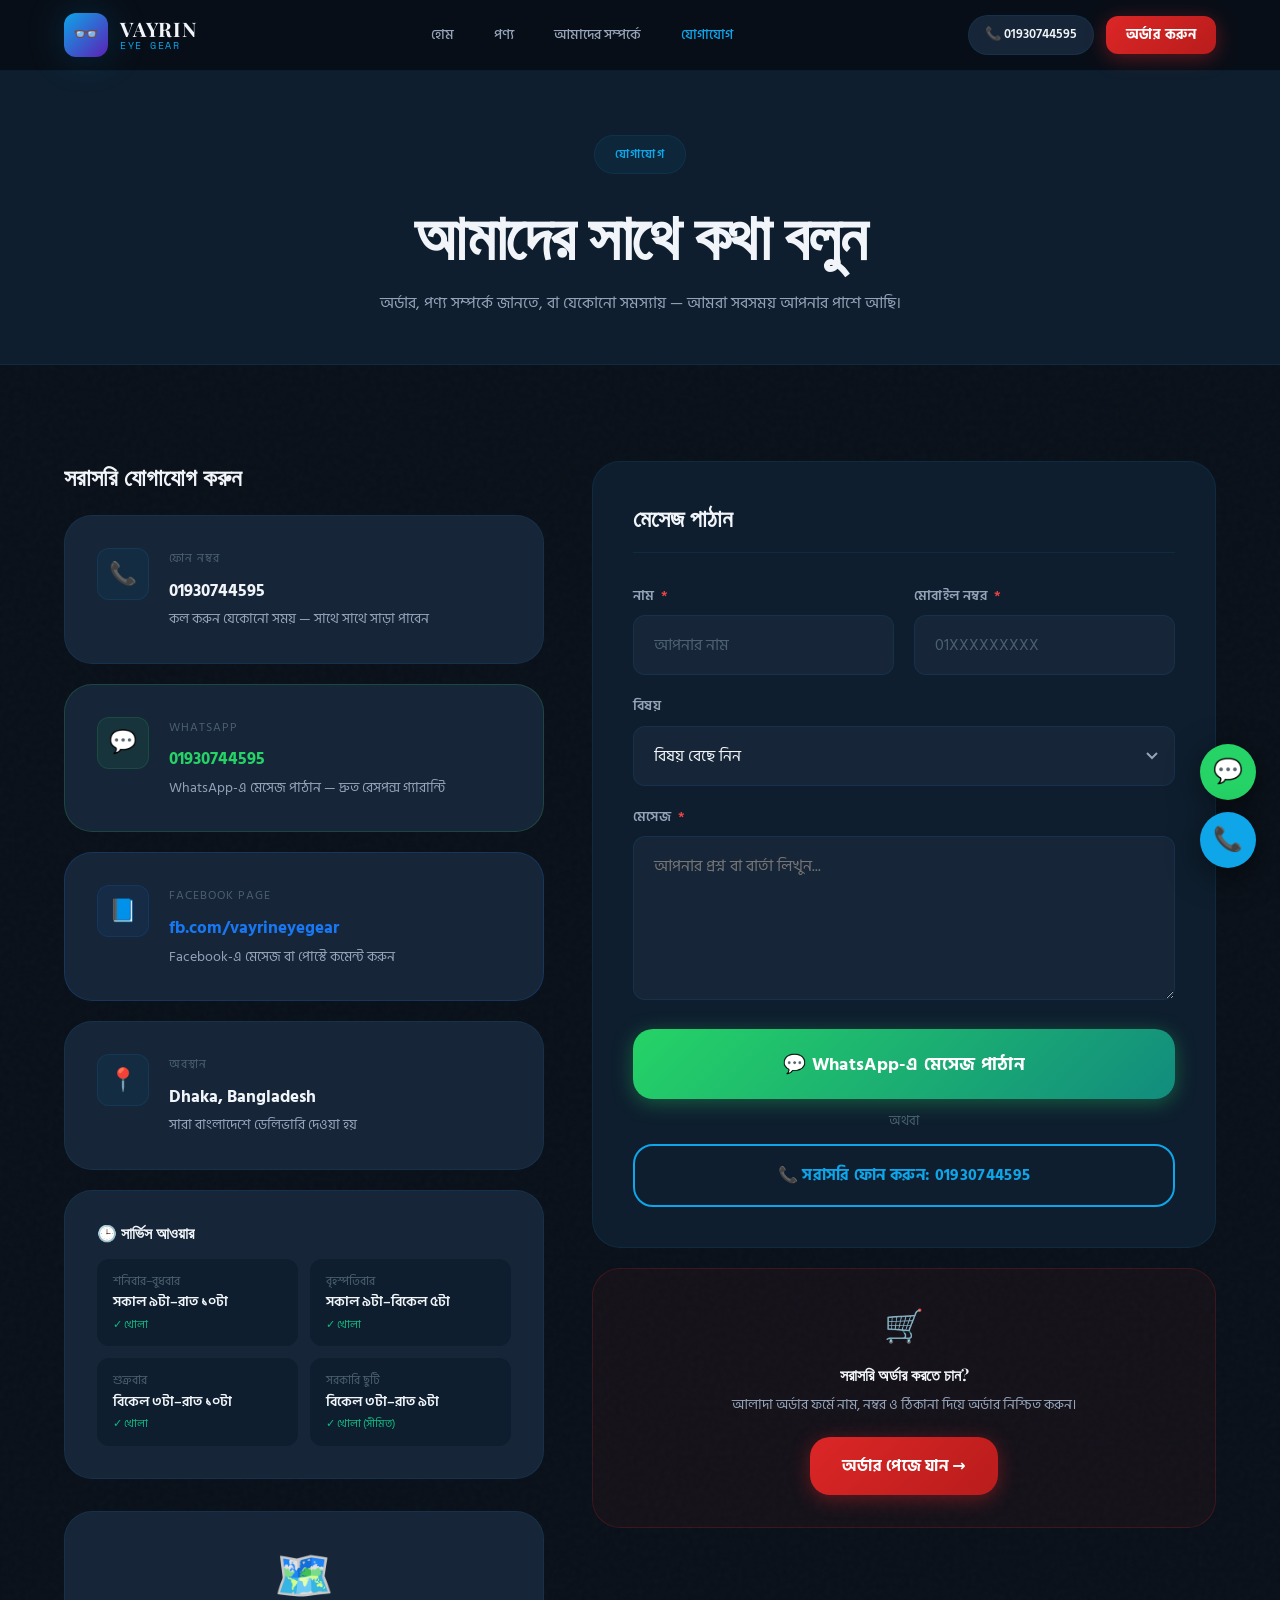
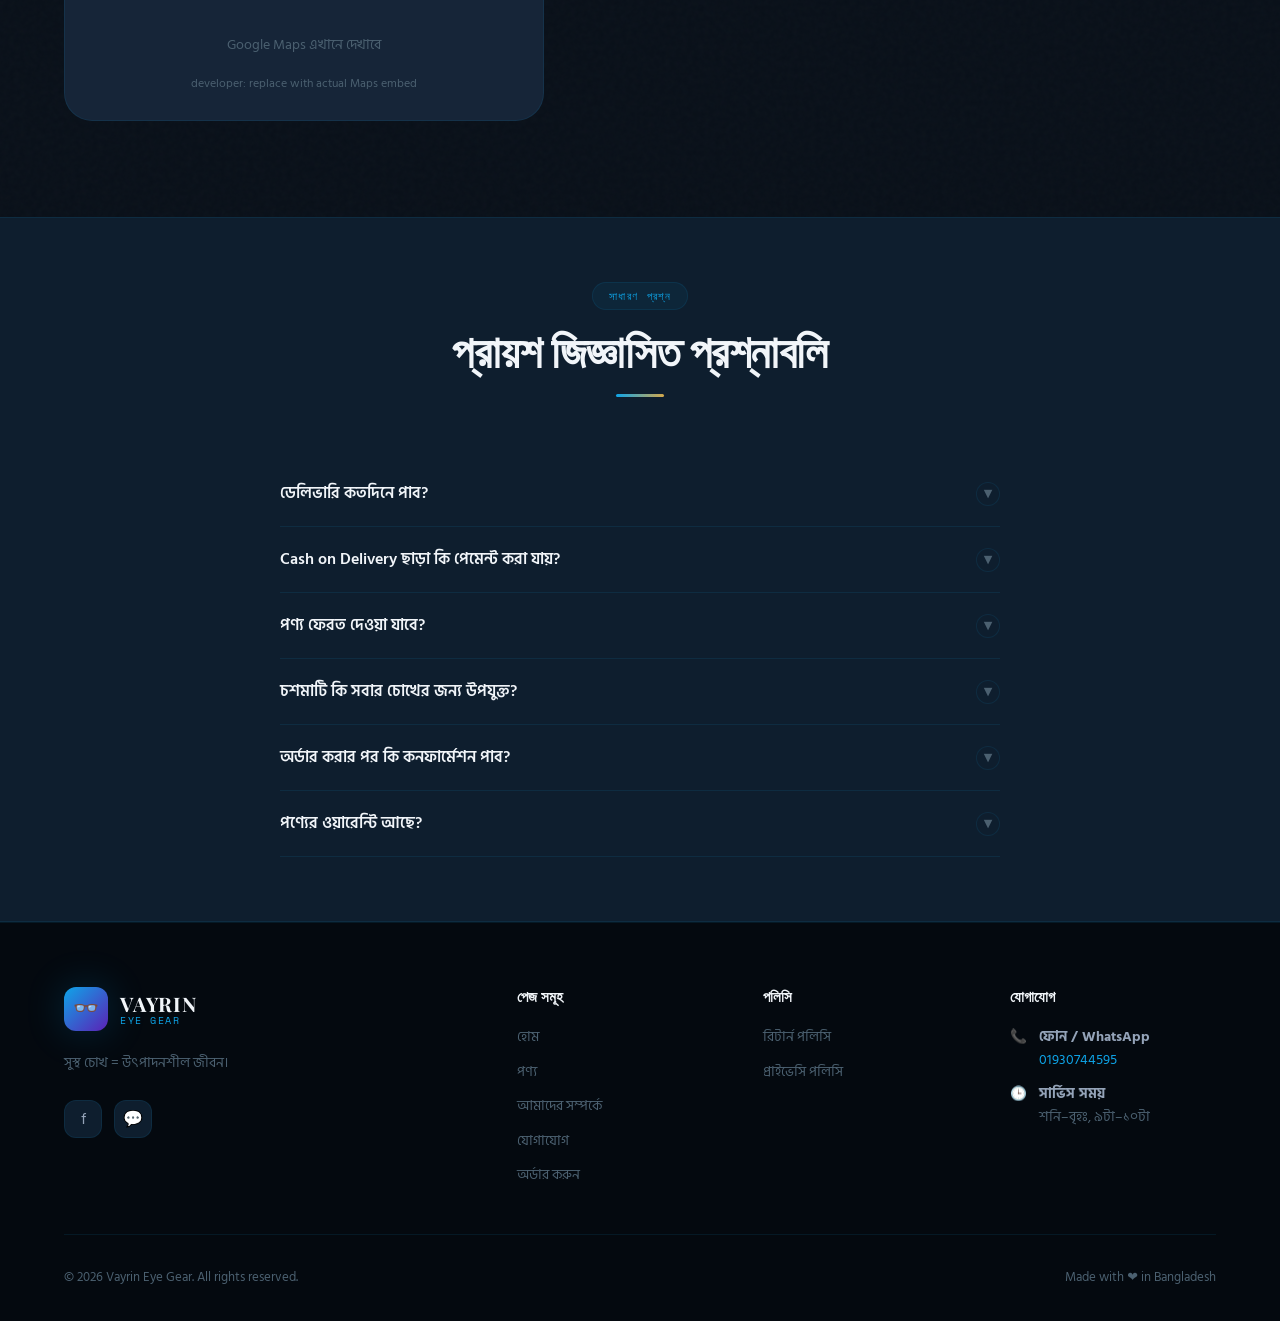
<file: contact.html>
<!DOCTYPE html>
<!--
  ================================================================
  VAYRIN EYE GEAR — Contact Page (contact.html)
  ================================================================
  DEVELOPER NOTES:
  • The contact form currently logs to console (demo mode).
  • To hook up real form submission:
      Option A — PHP: Set form action="contact-handler.php" with mail()
      Option B — EmailJS (free): https://www.emailjs.com/
      Option C — Formspree (free): change action to Formspree endpoint
      Option D — WhatsApp (simplest): already implemented below, JS builds
                 a WhatsApp message from the form fields.
  • Google Maps embed: replace the iframe src with your actual Google Maps
    embed link (from maps.google.com → Share → Embed a map).
  ================================================================
-->
<html lang="bn" dir="ltr">
<head>
  <meta charset="UTF-8">
  <meta name="viewport" content="width=device-width, initial-scale=1.0">
  <title>যোগাযোগ করুন — Vayrin Eye Gear | ঢাকা, বাংলাদেশ</title>
  <meta name="description" content="Vayrin Eye Gear-এর সাথে যোগাযোগ করুন। ফোন: 01930744595, WhatsApp, বা ফর্ম ফিলআপ করুন। ঢাকা, বাংলাদেশ।">
  <meta name="keywords" content="Vayrin Eye Gear contact, blue cut glasses Bangladesh order, eyeglasses contact Dhaka, চশমা অর্ডার বাংলাদেশ">
  <link rel="canonical" href="https://vayrineyegear.com/contact.html">

  <link rel="preconnect" href="https://fonts.googleapis.com">
  <link rel="preconnect" href="https://fonts.gstatic.com" crossorigin>
  <link href="https://fonts.googleapis.com/css2?family=Playfair+Display:wght@600;700;800&family=Hind+Siliguri:wght@400;500;600;700&family=Space+Mono:wght@400;700&display=swap" rel="stylesheet">
  <link rel="stylesheet" href="style.css">

  <style>
    .contact-layout {
      display: grid;
      grid-template-columns: 1fr 1.3fr;
      gap: var(--sp-12);
      align-items: start;
    }
    .contact-info-card {
      background: var(--color-navy-card);
      border: 1px solid var(--border-subtle);
      border-radius: var(--r-xl);
      padding: var(--sp-8);
      margin-bottom: var(--sp-5);
      display: flex;
      align-items: flex-start;
      gap: var(--sp-5);
      transition: all var(--t-base);
    }
    .contact-info-card:hover { border-color: var(--border-medium); transform: translateY(-3px); }
    .contact-info-card__icon {
      width: 52px; height: 52px; flex-shrink: 0;
      border-radius: var(--r-md);
      background: var(--color-blue-subtle);
      border: 1px solid var(--border-subtle);
      display: flex; align-items: center; justify-content: center;
      font-size: 1.4rem;
    }
    .contact-info-card__label { font-size: 0.78rem; color: var(--text-muted); letter-spacing: 0.08em; text-transform: uppercase; margin-bottom: var(--sp-2); }
    .contact-info-card__value { font-weight: 700; font-size: 1.05rem; color: var(--text-primary); margin-bottom: var(--sp-1); }
    .contact-info-card__sub   { font-size: 0.85rem; color: var(--text-secondary); }

    .hours-grid {
      display: grid;
      grid-template-columns: 1fr 1fr;
      gap: var(--sp-3);
      margin-top: var(--sp-4);
    }
    .hours-item {
      padding: var(--sp-3) var(--sp-4);
      background: var(--color-navy-elevated);
      border-radius: var(--r-md);
      font-size: 0.85rem;
    }
    .hours-item__day   { color: var(--text-muted); font-size: 0.78rem; }
    .hours-item__time  { color: var(--text-primary); font-weight: 600; }
    .hours-item__open  { color: var(--color-success); font-size: 0.7rem; margin-top: 2px; }
    .hours-item__closed{ color: var(--color-danger);  font-size: 0.7rem; margin-top: 2px; }

    /* Map placeholder */
    .map-container {
      width: 100%;
      aspect-ratio: 16/7;
      border-radius: var(--r-xl);
      overflow: hidden;
      border: 1px solid var(--border-subtle);
      background: var(--color-navy-card);
      display: flex; align-items: center; justify-content: center;
      flex-direction: column; gap: var(--sp-4);
      color: var(--text-muted); font-size: 0.9rem;
      margin-top: var(--sp-8);
    }

    /* FAQ accordion */
    .faq-item {
      border-bottom: 1px solid var(--border-subtle);
    }
    .faq-question {
      width: 100%;
      background: transparent;
      border: none;
      text-align: left;
      padding: var(--sp-5) 0;
      color: var(--text-primary);
      font-weight: 600;
      font-size: 0.98rem;
      font-family: var(--font-body);
      cursor: pointer;
      display: flex;
      align-items: center;
      justify-content: space-between;
      gap: var(--sp-4);
    }
    .faq-question:hover { color: var(--color-blue); }
    .faq-chevron {
      flex-shrink: 0;
      width: 24px; height: 24px;
      border-radius: 50%;
      background: var(--color-navy-elevated);
      border: 1px solid var(--border-subtle);
      display: flex; align-items: center; justify-content: center;
      font-size: 0.7rem; color: var(--text-muted);
      transition: transform var(--t-base);
    }
    .faq-item.open .faq-chevron { transform: rotate(180deg); color: var(--color-blue); border-color: var(--color-blue); }
    .faq-answer {
      max-height: 0;
      overflow: hidden;
      transition: max-height 0.4s cubic-bezier(0.23, 1, 0.32, 1), padding var(--t-base);
      color: var(--text-secondary);
      font-size: 0.92rem;
      line-height: 1.75;
    }
    .faq-item.open .faq-answer { max-height: 300px; padding-bottom: var(--sp-5); }

    @media (max-width: 900px) {
      .contact-layout { grid-template-columns: 1fr; }
    }
  </style>
</head>
<body>

<!-- NAVIGATION -->
<nav class="nav">
  <div class="container">
    <div class="nav__inner">
      <a href="index.html" class="nav__logo">
        <div class="nav__logo-icon">👓</div>
        <div class="nav__logo-text">
          <span class="nav__logo-name">VAYRIN</span>
          <span class="nav__logo-tagline">Eye Gear</span>
        </div>
      </a>
      <div class="nav__links">
        <a href="index.html"   class="nav__link">হোম</a>
        <a href="product.html" class="nav__link">পণ্য</a>
        <a href="about.html"   class="nav__link">আমাদের সম্পর্কে</a>
        <a href="contact.html" class="nav__link active">যোগাযোগ</a>
      </div>
      <div class="nav__actions">
        <a href="tel:01930744595" class="nav__call">📞 01930744595</a>
        <a href="order.html" class="btn btn--primary btn--sm">অর্ডার করুন</a>
      </div>
      <button class="nav__toggle" aria-label="Toggle menu" aria-expanded="false">
        <span></span><span></span><span></span>
      </button>
    </div>
    <div class="nav__mobile-menu">
      <a href="index.html"   class="nav__link">🏠 হোম</a>
      <a href="product.html" class="nav__link">👓 পণ্য</a>
      <a href="about.html"   class="nav__link">ℹ️ আমাদের সম্পর্কে</a>
      <a href="contact.html" class="nav__link">📞 যোগাযোগ</a>
      <a href="order.html"   class="btn btn--primary btn--full" style="margin-top:12px">🛒 অর্ডার করুন</a>
    </div>
  </div>
</nav>

<!-- PAGE HEADER -->
<div style="background:var(--color-navy-elevated); border-bottom:1px solid var(--border-subtle); padding:var(--sp-16) 0 var(--sp-12);">
  <div class="container text-center">
    <div class="about-hero__eyebrow reveal" style="display:inline-block; padding:8px 20px; background:var(--color-blue-subtle); border:1px solid var(--border-subtle); border-radius:999px; font-size:0.78rem; color:var(--color-blue); font-weight:600; letter-spacing:0.1em; text-transform:uppercase; margin-bottom:var(--sp-5);">যোগাযোগ</div>
    <h1 class="display-title reveal reveal-delay-1">আমাদের সাথে কথা বলুন</h1>
    <p class="section-subtitle reveal reveal-delay-2" style="margin:var(--sp-4) auto 0;">
      অর্ডার, পণ্য সম্পর্কে জানতে, বা যেকোনো সমস্যায় — আমরা সবসময় আপনার পাশে আছি।
    </p>
  </div>
</div>

<!-- MAIN CONTACT SECTION -->
<section class="section-pad">
  <div class="container">
    <div class="contact-layout">

      <!-- ===== LEFT: Contact Info ===== -->
      <div>
        <h2 style="font-family:var(--font-display); font-size:1.5rem; margin-bottom:var(--sp-6);" class="reveal">
          সরাসরি যোগাযোগ করুন
        </h2>

        <!-- Phone -->
        <a href="tel:01930744595" class="contact-info-card reveal" style="text-decoration:none; display:flex;">
          <div class="contact-info-card__icon">📞</div>
          <div>
            <div class="contact-info-card__label">ফোন নম্বর</div>
            <div class="contact-info-card__value">01930744595</div>
            <div class="contact-info-card__sub">কল করুন যেকোনো সময় — সাথে সাথে সাড়া পাবেন</div>
          </div>
        </a>

        <!-- WhatsApp -->
        <a href="https://wa.me/8801930744595?text=আমি%20Vayrin%20Eye%20Gear%20সম্পর্কে%20জানতে%20চাই"
           target="_blank" rel="noopener"
           class="contact-info-card reveal reveal-delay-1"
           style="text-decoration:none; display:flex; border-color:rgba(37,211,102,0.2);">
          <div class="contact-info-card__icon" style="background:rgba(37,211,102,0.08); border-color:rgba(37,211,102,0.15);">💬</div>
          <div>
            <div class="contact-info-card__label">WhatsApp</div>
            <div class="contact-info-card__value" style="color:var(--color-whatsapp);">01930744595</div>
            <div class="contact-info-card__sub">WhatsApp-এ মেসেজ পাঠান — দ্রুত রেসপন্স গ্যারান্টি</div>
          </div>
        </a>

        <!-- Facebook -->
        <a href="#" target="_blank" rel="noopener"
           class="contact-info-card reveal reveal-delay-2"
           style="text-decoration:none; display:flex; border-color:rgba(24,119,242,0.2);">
          <div class="contact-info-card__icon" style="background:rgba(24,119,242,0.08); border-color:rgba(24,119,242,0.15);">📘</div>
          <div>
            <div class="contact-info-card__label">Facebook Page</div>
            <!-- DEVELOPER: Replace # with actual Facebook page URL -->
            <div class="contact-info-card__value" style="color:#1877F2;">fb.com/vayrineyegear</div>
            <div class="contact-info-card__sub">Facebook-এ মেসেজ বা পোস্টে কমেন্ট করুন</div>
          </div>
        </a>

        <!-- Location -->
        <div class="contact-info-card reveal reveal-delay-3">
          <div class="contact-info-card__icon">📍</div>
          <div>
            <div class="contact-info-card__label">অবস্থান</div>
            <div class="contact-info-card__value">Dhaka, Bangladesh</div>
            <!-- DEVELOPER: Update with actual business address -->
            <div class="contact-info-card__sub">সারা বাংলাদেশে ডেলিভারি দেওয়া হয়</div>
          </div>
        </div>

        <!-- Hours -->
        <div class="card reveal" style="margin-top:var(--sp-2);">
          <h3 style="font-size:1rem; margin-bottom:var(--sp-4);">🕒 সার্ভিস আওয়ার</h3>
          <div class="hours-grid">
            <div class="hours-item">
              <div class="hours-item__day">শনিবার–বুধবার</div>
              <div class="hours-item__time">সকাল ৯টা–রাত ১০টা</div>
              <div class="hours-item__open">✓ খোলা</div>
            </div>
            <div class="hours-item">
              <div class="hours-item__day">বৃহস্পতিবার</div>
              <div class="hours-item__time">সকাল ৯টা–বিকেল ৫টা</div>
              <div class="hours-item__open">✓ খোলা</div>
            </div>
            <div class="hours-item">
              <div class="hours-item__day">শুক্রবার</div>
              <div class="hours-item__time">বিকেল ৩টা–রাত ১০টা</div>
              <div class="hours-item__open">✓ খোলা</div>
            </div>
            <div class="hours-item">
              <div class="hours-item__day">সরকারি ছুটি</div>
              <div class="hours-item__time">বিকেল ৩টা–রাত ৯টা</div>
              <div class="hours-item__open">✓ খোলা (সীমিত)</div>
            </div>
          </div>
        </div>

        <!-- Map placeholder -->
        <div class="map-container">
          <!--
            DEVELOPER: To embed Google Maps:
            1. Go to maps.google.com
            2. Search your business location
            3. Click Share → Embed a map
            4. Copy the iframe src URL
            5. Replace this entire div with:
               <iframe src="YOUR_EMBED_URL" width="100%" height="100%"
                       style="border:0;" allowfullscreen loading="lazy"
                       referrerpolicy="no-referrer-when-downgrade"></iframe>
          -->
          <div style="font-size:3rem;">🗺️</div>
          <div>Google Maps এখানে দেখাবে</div>
          <div style="font-size:0.78rem; color:var(--text-muted);">developer: replace with actual Maps embed</div>
        </div>
      </div><!-- end left -->

      <!-- ===== RIGHT: Contact Form ===== -->
      <div>
        <div class="order-form reveal reveal-delay-1">
          <h2 class="order-form__title">মেসেজ পাঠান</h2>

          <form id="contactForm" novalidate>
            <div class="form-grid-2">
              <div class="form-group">
                <label class="form-label" for="contactName">
                  নাম <span class="required">*</span>
                </label>
                <input type="text" id="contactName" name="name" class="form-input"
                  placeholder="আপনার নাম" required autocomplete="name">
              </div>
              <div class="form-group">
                <label class="form-label" for="contactPhone">
                  মোবাইল নম্বর <span class="required">*</span>
                </label>
                <input type="tel" id="contactPhone" name="phone" class="form-input"
                  placeholder="01XXXXXXXXX" required inputmode="numeric">
              </div>
            </div>

            <div class="form-group">
              <label class="form-label" for="contactSubject">বিষয়</label>
              <select id="contactSubject" name="subject" class="form-select">
                <option value="">বিষয় বেছে নিন</option>
                <option value="order">নতুন অর্ডার করতে চাই</option>
                <option value="track">অর্ডার ট্র্যাক করতে চাই</option>
                <option value="return">রিটার্ন / এক্সচেঞ্জ করতে চাই</option>
                <option value="product">পণ্য সম্পর্কে জানতে চাই</option>
                <option value="other">অন্যান্য</option>
              </select>
            </div>

            <div class="form-group">
              <label class="form-label" for="contactMessage">
                মেসেজ <span class="required">*</span>
              </label>
              <textarea id="contactMessage" name="message" class="form-textarea"
                placeholder="আপনার প্রশ্ন বা বার্তা লিখুন..."
                rows="5" required></textarea>
            </div>

            <!-- Submit via WhatsApp or direct call options -->
            <div style="display:flex; flex-direction:column; gap:var(--sp-3);">
              <button type="submit" id="sendWhatsAppBtn" class="btn btn--whatsapp btn--full btn--lg">
                💬 WhatsApp-এ মেসেজ পাঠান
              </button>
              <div style="text-align:center; font-size:0.82rem; color:var(--text-muted);">অথবা</div>
              <a href="tel:01930744595" class="btn btn--outline btn--full">
                📞 সরাসরি ফোন করুন: 01930744595
              </a>
            </div>
          </form>
        </div>

        <!-- Quick order shortcut -->
        <div class="card reveal" style="margin-top:var(--sp-5); text-align:center; border-color:rgba(220,38,38,0.2); background:rgba(220,38,38,0.05);">
          <div style="font-size:2rem; margin-bottom:var(--sp-3);">🛒</div>
          <h3 style="font-size:1rem; margin-bottom:var(--sp-2);">সরাসরি অর্ডার করতে চান?</h3>
          <p style="font-size:0.88rem; color:var(--text-secondary); margin-bottom:var(--sp-5);">
            আলাদা অর্ডার ফর্মে নাম, নম্বর ও ঠিকানা দিয়ে অর্ডার নিশ্চিত করুন।
          </p>
          <a href="order.html" class="btn btn--primary btn--pulse">অর্ডার পেজে যান →</a>
        </div>
      </div>

    </div><!-- end contact-layout -->
  </div>
</section>

<!-- FAQ -->
<section class="section-pad--sm" style="background:var(--color-navy-elevated); border-block:1px solid var(--border-subtle);">
  <div class="container">
    <header class="section-header reveal">
      <span class="label-tag">সাধারণ প্রশ্ন</span>
      <h2 class="section-title">প্রায়শ জিজ্ঞাসিত প্রশ্নাবলি</h2>
      <div class="section-line"></div>
    </header>

    <div style="max-width:720px; margin-inline:auto;" role="list">

      <div class="faq-item reveal" role="listitem">
        <button class="faq-question" aria-expanded="false">
          ডেলিভারি কতদিনে পাব?
          <span class="faq-chevron" aria-hidden="true">▼</span>
        </button>
        <div class="faq-answer">
          ঢাকার মধ্যে সাধারণত ১–২ কার্যদিবসের মধ্যে ডেলিভারি হয়। ঢাকার বাইরে ২–৩ কার্যদিবস লাগে। 
          অর্ডার কনফার্মের পর আমরা ট্র্যাকিং নম্বর পাঠাব।
        </div>
      </div>

      <div class="faq-item reveal" role="listitem">
        <button class="faq-question" aria-expanded="false">
          Cash on Delivery ছাড়া কি পেমেন্ট করা যায়?
          <span class="faq-chevron" aria-hidden="true">▼</span>
        </button>
        <div class="faq-answer">
          বর্তমানে আমরা প্রধানত Cash on Delivery গ্রহণ করি — পণ্য পাওয়ার পরেই পেমেন্ট করুন, 
          কোনো ঝুঁকি নেই। bKash / Nagad অপশনও শীঘ্রই আসছে।
        </div>
      </div>

      <div class="faq-item reveal" role="listitem">
        <button class="faq-question" aria-expanded="false">
          পণ্য ফেরত দেওয়া যাবে?
          <span class="faq-chevron" aria-hidden="true">▼</span>
        </button>
        <div class="faq-answer">
          হ্যাঁ! পণ্য পাওয়ার ৭ দিনের মধ্যে যদি কোনো সমস্যা থাকে তাহলে ফেরত বা 
          এক্সচেঞ্জ করতে পারবেন। পণ্য অক্ষত ও অরিজিনাল প্যাকেজিংয়ে থাকতে হবে। 
          আমাদের WhatsApp-এ যোগাযোগ করুন।
        </div>
      </div>

      <div class="faq-item reveal" role="listitem">
        <button class="faq-question" aria-expanded="false">
          চশমাটি কি সবার চোখের জন্য উপযুক্ত?
          <span class="faq-chevron" aria-hidden="true">▼</span>
        </button>
        <div class="faq-answer">
          এটি Non-Prescription (Zero Power) চশমা। যাদের দৃষ্টি স্বাভাবিক তাদের জন্য পারফেক্ট। 
          যাদের চোখে পাওয়ার আছে, তারা চাইলে তাদের চিকিৎসকের পরামর্শ নিয়ে ব্যবহার করতে পারেন।
        </div>
      </div>

      <div class="faq-item reveal" role="listitem">
        <button class="faq-question" aria-expanded="false">
          অর্ডার করার পর কি কনফার্মেশন পাব?
          <span class="faq-chevron" aria-hidden="true">▼</span>
        </button>
        <div class="faq-answer">
          হ্যাঁ! অর্ডার করার ১–৬ ঘণ্টার মধ্যে আমাদের টিম আপনাকে ফোন করে অর্ডার কনফার্ম করবে। 
          ডেলিভারিতে বের হলে আপনাকে SMS/WhatsApp-এ জানানো হবে।
        </div>
      </div>

      <div class="faq-item reveal" role="listitem">
        <button class="faq-question" aria-expanded="false">
          পণ্যের ওয়ারেন্টি আছে?
          <span class="faq-chevron" aria-hidden="true">▼</span>
        </button>
        <div class="faq-answer">
          পণ্যে কোনো ম্যানুফ্যাকচারিং ডিফেক্ট থাকলে ৩০ দিনের মধ্যে বিনামূল্যে রিপ্লেসমেন্ট 
          দেওয়া হবে। স্বাভাবিক ব্যবহারে ক্ষতি হলে ওয়ারেন্টি প্রযোজ্য নয়।
        </div>
      </div>

    </div><!-- end FAQ list -->
  </div>
</section>

<!-- FOOTER -->
<footer class="footer">
  <div class="container">
    <div class="footer__grid">
      <div>
        <div class="footer__brand-logo"><div class="nav__logo-icon">👓</div><div class="nav__logo-text"><span class="nav__logo-name">VAYRIN</span><span class="nav__logo-tagline">Eye Gear</span></div></div>
        <p class="footer__desc">সুস্থ চোখ = উৎপাদনশীল জীবন।</p>
        <div class="footer__social">
          <a href="#" class="footer__social-btn" aria-label="Facebook">f</a>
          <a href="https://wa.me/8801930744595" class="footer__social-btn" aria-label="WhatsApp">💬</a>
        </div>
      </div>
      <div>
        <h3 class="footer__col-title">পেজ সমূহ</h3>
        <nav class="footer__links">
          <a href="index.html"   class="footer__link">হোম</a>
          <a href="product.html" class="footer__link">পণ্য</a>
          <a href="about.html"   class="footer__link">আমাদের সম্পর্কে</a>
          <a href="contact.html" class="footer__link">যোগাযোগ</a>
          <a href="order.html"   class="footer__link">অর্ডার করুন</a>
        </nav>
      </div>
      <div>
        <h3 class="footer__col-title">পলিসি</h3>
        <nav class="footer__links">
          <a href="#" class="footer__link">রিটার্ন পলিসি</a>
          <a href="#" class="footer__link">প্রাইভেসি পলিসি</a>
        </nav>
      </div>
      <div>
        <h3 class="footer__col-title">যোগাযোগ</h3>
        <div class="footer__contact-item"><span>📞</span><div><strong>ফোন / WhatsApp</strong><a href="tel:01930744595" style="color:var(--color-blue);">01930744595</a></div></div>
        <div class="footer__contact-item"><span>🕒</span><div><strong>সার্ভিস সময়</strong><span>শনি–বৃহঃ, ৯টা–১০টা</span></div></div>
      </div>
    </div>
    <div class="footer__bottom">
      <span>© <span id="year"></span> Vayrin Eye Gear. All rights reserved.</span>
      <span>Made with ❤️ in Bangladesh</span>
    </div>
  </div>
</footer>

<div class="fab-group">
  <a href="https://wa.me/8801930744595" class="fab fab--whatsapp" target="_blank" rel="noopener" aria-label="WhatsApp">💬</a>
  <a href="tel:01930744595" class="fab fab--phone" aria-label="Call">📞</a>
</div>

<script>
  document.getElementById('year').textContent = new Date().getFullYear();

  // ── FAQ Accordion ──────────────────────────────────────────
  document.querySelectorAll('.faq-question').forEach(btn => {
    btn.addEventListener('click', () => {
      const item     = btn.closest('.faq-item');
      const isOpen   = item.classList.contains('open');
      // Close all
      document.querySelectorAll('.faq-item').forEach(i => {
        i.classList.remove('open');
        i.querySelector('.faq-question').setAttribute('aria-expanded', 'false');
      });
      // Open clicked (if was closed)
      if (!isOpen) {
        item.classList.add('open');
        btn.setAttribute('aria-expanded', 'true');
      }
    });
  });

  // ── Contact Form → WhatsApp ────────────────────────────────
  document.getElementById('contactForm').addEventListener('submit', function(e) {
    e.preventDefault();
    const name    = this.querySelector('[name="name"]').value.trim();
    const phone   = this.querySelector('[name="phone"]').value.trim();
    const subject = this.querySelector('[name="subject"]').value;
    const message = this.querySelector('[name="message"]').value.trim();

    if (!name || !phone || !message) {
      /**
       * DEVELOPER: Replace alert() with a proper toast notification.
       * The showToast() function from main.js is available here.
       */
      alert('নাম, মোবাইল ও মেসেজ পূরণ করুন।');
      return;
    }

    const subjectMap = {
      order:   'নতুন অর্ডার',
      track:   'অর্ডার ট্র্যাকিং',
      return:  'রিটার্ন / এক্সচেঞ্জ',
      product: 'পণ্য সম্পর্কে',
      other:   'অন্যান্য',
    };

    const text = [
      `📩 *নতুন বার্তা — Vayrin Eye Gear*`,
      `─────────────────`,
      `👤 নাম: ${name}`,
      `📞 মোবাইল: ${phone}`,
      `📋 বিষয়: ${subjectMap[subject] || 'অন্যান্য'}`,
      `💬 বার্তা: ${message}`,
    ].join('\n');

    const url = `https://wa.me/8801930744595?text=${encodeURIComponent(text)}`;
    window.open(url, '_blank', 'noopener');
  });
</script>
<script src="main.js" defer></script>
</body>
</html>
</file>
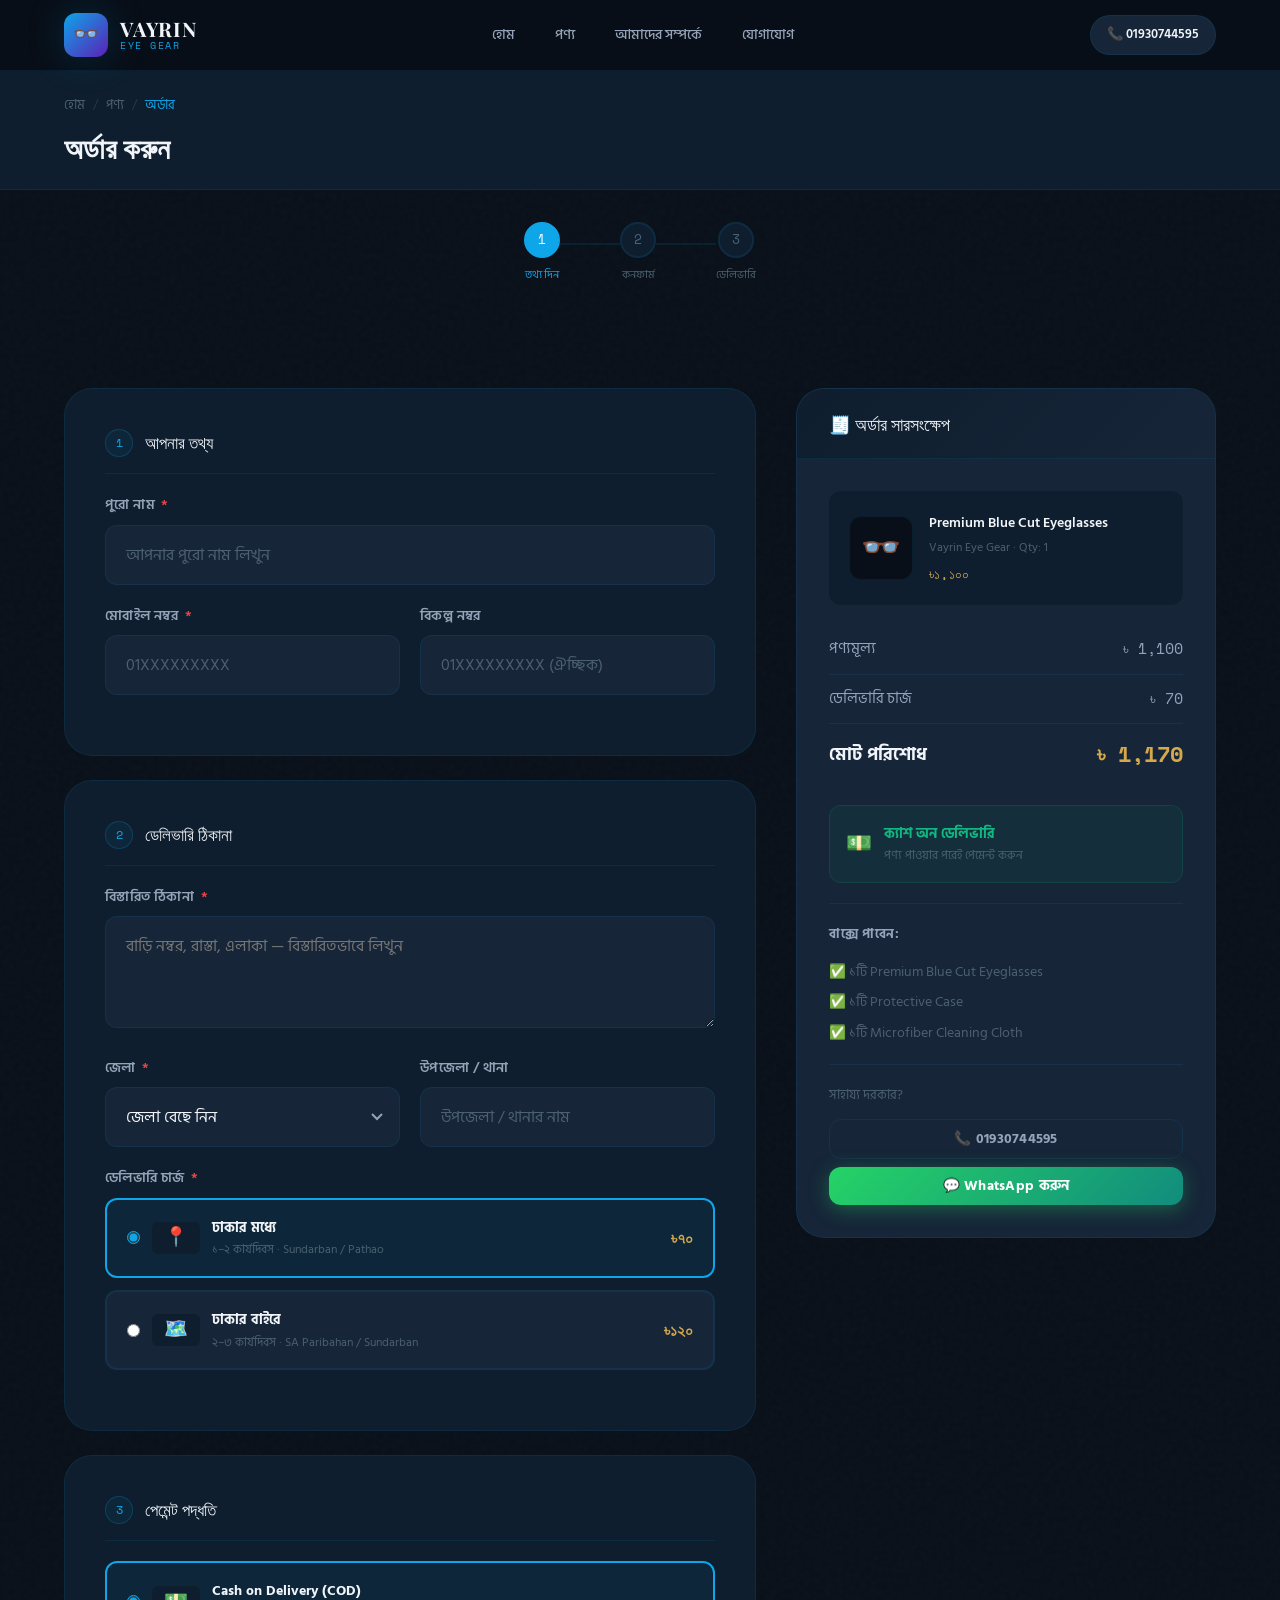
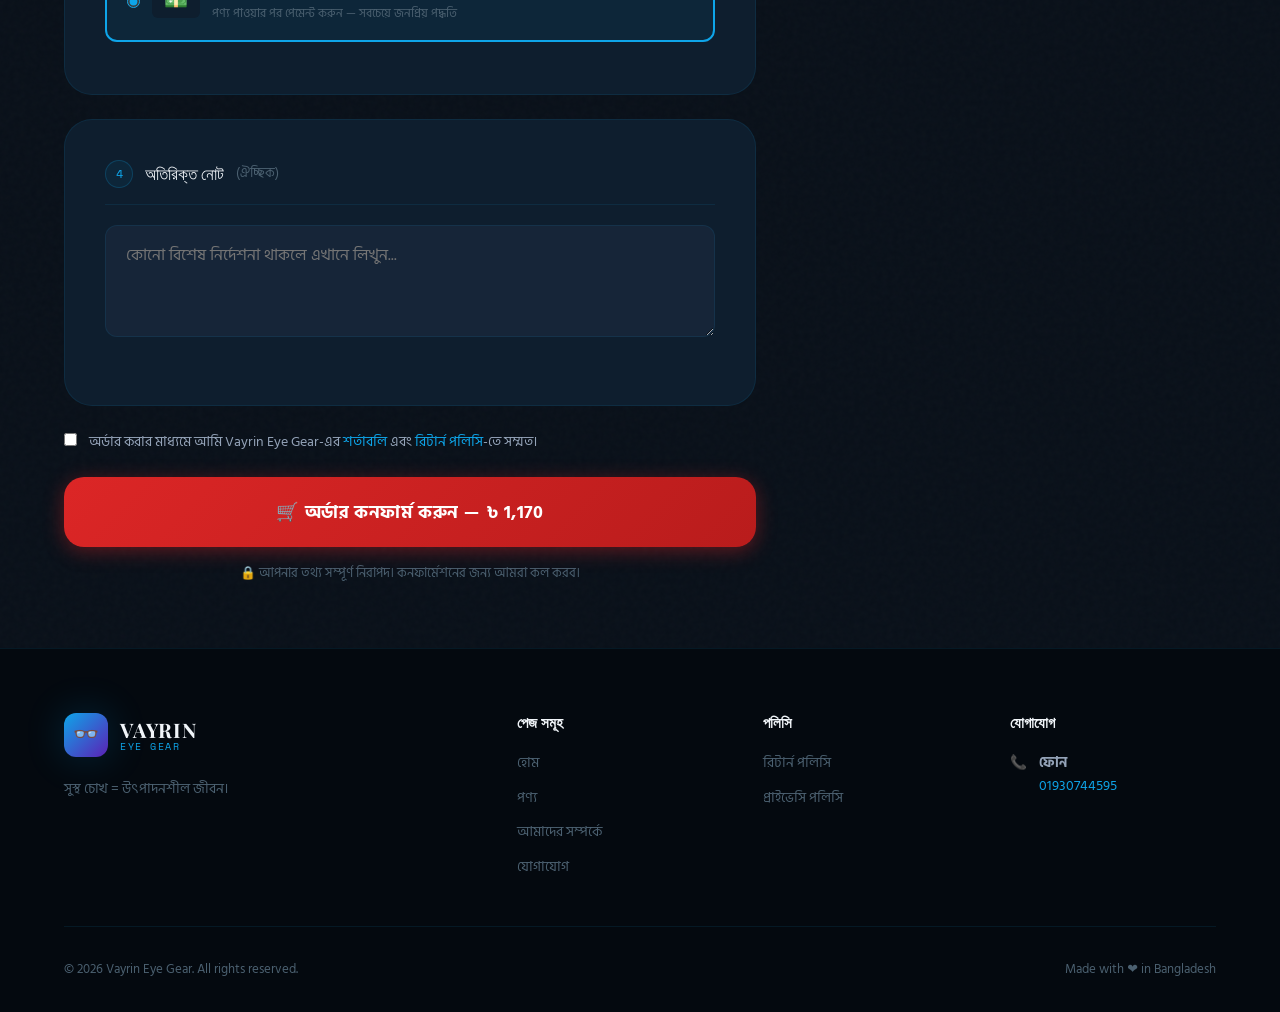
<file: order.html>
<!DOCTYPE html>
<!--
  ================================================================
  VAYRIN EYE GEAR — Order Page (order.html)
  ================================================================
  DEVELOPER NOTES:
  • The form submits via WhatsApp by default (see main.js → sendOrderViaWhatsApp).
  • To switch to a real backend:
      1. Remove the WhatsApp submit handler in main.js
      2. Add action="your-api-endpoint" method="POST" to <form id="orderForm">
      3. Add CSRF token if using PHP/Laravel
      4. Add server-side validation
  • bKash/Nagad payment: add a payment method section below the delivery options.
    Connect to their respective sandbox/production APIs.
  • Facebook Pixel: the 'InitiateCheckout' event fires on page load —
    uncomment the fbq() call at the bottom.
  • Google Analytics: uncomment gtag('event','begin_checkout') call.
  • Order summary updates dynamically via JS (see main.js CONFIG object).
  ================================================================
-->
<html lang="bn" dir="ltr">
<head>
  <meta charset="UTF-8">
  <meta name="viewport" content="width=device-width, initial-scale=1.0">

  <title>অর্ডার করুন — Vayrin Eye Gear | Premium Blue Cut Eyeglasses</title>
  <meta name="description" content="Vayrin Eye Gear থেকে Premium Blue Cut Eyeglasses অর্ডার করুন। মাত্র ৳১১০০, Cash on Delivery। নাম, ঠিকানা দিন — আমরা পৌঁছে দেব।">
  <!-- DEVELOPER: Order pages should be noindexed to avoid duplicate content -->
  <meta name="robots" content="noindex, follow">
  <link rel="canonical" href="https://vayrineyegear.com/order.html">

  <link rel="preconnect" href="https://fonts.googleapis.com">
  <link rel="preconnect" href="https://fonts.gstatic.com" crossorigin>
  <link href="https://fonts.googleapis.com/css2?family=Playfair+Display:wght@600;700;800&family=Hind+Siliguri:wght@400;500;600;700&family=Space+Mono:wght@400;700&display=swap" rel="stylesheet">
  <link rel="stylesheet" href="style.css">

  <style>
    .order-layout {
      display: grid;
      grid-template-columns: 1fr 420px;
      gap: var(--sp-10);
      align-items: start;
    }

    .form-section-title {
      font-family: var(--font-display);
      font-size: 1.05rem;
      color: var(--text-primary);
      padding-bottom: var(--sp-4);
      margin-bottom: var(--sp-5);
      border-bottom: 1px solid var(--border-subtle);
      display: flex;
      align-items: center;
      gap: var(--sp-3);
    }
    .form-section-step {
      width: 28px; height: 28px;
      border-radius: 50%;
      background: var(--color-blue-subtle);
      border: 1px solid var(--border-medium);
      display: flex; align-items: center; justify-content: center;
      font-family: var(--font-mono);
      font-size: 0.75rem;
      color: var(--color-blue);
      flex-shrink: 0;
    }

    .payment-option {
      display: flex;
      align-items: center;
      gap: var(--sp-3);
      padding: var(--sp-4) var(--sp-5);
      background: var(--color-navy-card);
      border: 2px solid var(--border-subtle);
      border-radius: var(--r-md);
      cursor: pointer;
      transition: all var(--t-fast);
      margin-bottom: var(--sp-3);
    }
    .payment-option:hover { border-color: var(--border-medium); }
    .payment-option input { accent-color: var(--color-blue); }
    .payment-option.selected { border-color: var(--color-blue); background: var(--color-blue-subtle); }
    .payment-option__logo {
      width: 48px; height: 32px;
      border-radius: var(--r-sm);
      display: flex; align-items: center; justify-content: center;
      font-size: 1.2rem;
      background: var(--color-navy-elevated);
    }
    .payment-option__label { font-weight: 700; font-size: 0.9rem; }
    .payment-option__desc  { font-size: 0.78rem; color: var(--text-muted); }

    /* Progress indicator */
    .order-progress {
      display: flex;
      align-items: center;
      justify-content: center;
      gap: 0;
      margin-bottom: var(--sp-10);
    }
    .progress-step {
      display: flex;
      flex-direction: column;
      align-items: center;
      gap: var(--sp-2);
    }
    .progress-step__circle {
      width: 36px; height: 36px;
      border-radius: 50%;
      background: var(--color-navy-elevated);
      border: 2px solid var(--border-subtle);
      display: flex; align-items: center; justify-content: center;
      font-size: 0.8rem;
      font-family: var(--font-mono);
      color: var(--text-muted);
      transition: all var(--t-base);
    }
    .progress-step__label { font-size: 0.7rem; color: var(--text-muted); white-space: nowrap; }
    .progress-step.active .progress-step__circle {
      background: var(--color-blue);
      border-color: var(--color-blue);
      color: #fff;
    }
    .progress-step.active .progress-step__label { color: var(--color-blue); }
    .progress-step.done .progress-step__circle {
      background: var(--color-success);
      border-color: var(--color-success);
      color: #fff;
    }
    .progress-line {
      width: 60px; height: 2px;
      background: var(--border-subtle);
      margin-bottom: 18px;
    }
    .progress-line.done { background: var(--color-success); }

    /* Sticky bottom bar on mobile */
    .mobile-order-bar {
      display: none;
      position: fixed;
      bottom: 0; left: 0; right: 0;
      background: var(--color-navy-elevated);
      border-top: 1px solid var(--border-subtle);
      padding: var(--sp-4) var(--sp-6);
      z-index: var(--z-sticky);
      align-items: center;
      justify-content: space-between;
      gap: var(--sp-4);
    }
    .mobile-order-bar__total {
      font-family: var(--font-mono);
      font-size: 1.3rem;
      color: var(--color-gold);
      font-weight: 700;
    }

    @media (max-width: 900px) {
      .order-layout { grid-template-columns: 1fr; }
      .order-summary { position: static; }
      .mobile-order-bar { display: flex; }
      body { padding-bottom: 80px; }
    }
    @media (max-width: 480px) {
      .order-progress { display: none; }
    }
  </style>
</head>
<body>

<!-- NAVIGATION -->
<nav class="nav">
  <div class="container">
    <div class="nav__inner">
      <a href="index.html" class="nav__logo">
        <div class="nav__logo-icon">👓</div>
        <div class="nav__logo-text">
          <span class="nav__logo-name">VAYRIN</span>
          <span class="nav__logo-tagline">Eye Gear</span>
        </div>
      </a>
      <div class="nav__links">
        <a href="index.html"   class="nav__link">হোম</a>
        <a href="product.html" class="nav__link">পণ্য</a>
        <a href="about.html"   class="nav__link">আমাদের সম্পর্কে</a>
        <a href="contact.html" class="nav__link">যোগাযোগ</a>
      </div>
      <div class="nav__actions">
        <a href="tel:01930744595" class="nav__call">📞 01930744595</a>
      </div>
      <button class="nav__toggle" aria-label="Toggle menu" aria-expanded="false">
        <span></span><span></span><span></span>
      </button>
    </div>
    <div class="nav__mobile-menu">
      <a href="index.html"   class="nav__link">🏠 হোম</a>
      <a href="product.html" class="nav__link">👓 পণ্য</a>
      <a href="about.html"   class="nav__link">ℹ️ আমাদের সম্পর্কে</a>
      <a href="contact.html" class="nav__link">📞 যোগাযোগ</a>
    </div>
  </div>
</nav>

<!-- PAGE HEADER -->
<div style="background:var(--color-navy-elevated); border-bottom:1px solid var(--border-subtle); padding:var(--sp-6) 0;">
  <div class="container">
    <nav aria-label="Breadcrumb" style="margin-bottom:var(--sp-3);">
      <ol style="display:flex; gap:8px; align-items:center; font-size:0.82rem; color:var(--text-muted); list-style:none;">
        <li><a href="index.html"   style="color:var(--text-muted);">হোম</a></li>
        <li style="opacity:0.4;">/</li>
        <li><a href="product.html" style="color:var(--text-muted);">পণ্য</a></li>
        <li style="opacity:0.4;">/</li>
        <li><a href="order.html"   style="color:var(--color-blue);">অর্ডার</a></li>
      </ol>
    </nav>
    <h1 style="font-family:var(--font-display); font-size:1.8rem;">অর্ডার করুন</h1>
  </div>
</div>

<!-- PROGRESS BAR -->
<div class="container" style="padding-top:var(--sp-8);">
  <div class="order-progress" role="list" aria-label="Order progress">
    <div class="progress-step active" role="listitem">
      <div class="progress-step__circle">1</div>
      <div class="progress-step__label">তথ্য দিন</div>
    </div>
    <div class="progress-line"></div>
    <div class="progress-step" role="listitem">
      <div class="progress-step__circle">2</div>
      <div class="progress-step__label">কনফার্ম</div>
    </div>
    <div class="progress-line"></div>
    <div class="progress-step" role="listitem">
      <div class="progress-step__circle">3</div>
      <div class="progress-step__label">ডেলিভারি</div>
    </div>
  </div>
</div>

<!-- MAIN ORDER FORM -->
<section class="section-pad--sm">
  <div class="container">
    <div class="order-layout">

      <!-- ===== LEFT: Form ===== -->
      <div>
        <form id="orderForm" novalidate aria-label="Order form">

          <!-- SECTION 1: Customer Info -->
          <div class="order-form" style="margin-bottom:var(--sp-6);">
            <div class="form-section-title">
              <span class="form-section-step">1</span>
              আপনার তথ্য
            </div>

            <div class="form-group">
              <label class="form-label" for="customerName">
                পুরো নাম <span class="required" aria-label="required">*</span>
              </label>
              <input
                type="text"
                id="customerName"
                name="customerName"
                class="form-input"
                placeholder="আপনার পুরো নাম লিখুন"
                required
                autocomplete="name"
                aria-required="true"
              >
            </div>

            <div class="form-grid-2">
              <div class="form-group">
                <label class="form-label" for="phone">
                  মোবাইল নম্বর <span class="required">*</span>
                </label>
                <input
                  type="tel"
                  id="phone"
                  name="phone"
                  class="form-input"
                  placeholder="01XXXXXXXXX"
                  required
                  autocomplete="tel"
                  aria-required="true"
                  pattern="^01[3-9]\d{8}$"
                  inputmode="numeric"
                >
              </div>
              <div class="form-group">
                <label class="form-label" for="altPhone">বিকল্প নম্বর</label>
                <input
                  type="tel"
                  id="altPhone"
                  name="altPhone"
                  class="form-input"
                  placeholder="01XXXXXXXXX (ঐচ্ছিক)"
                  autocomplete="tel"
                  inputmode="numeric"
                >
              </div>
            </div>
          </div><!-- end section 1 -->

          <!-- SECTION 2: Delivery Address -->
          <div class="order-form" style="margin-bottom:var(--sp-6);">
            <div class="form-section-title">
              <span class="form-section-step">2</span>
              ডেলিভারি ঠিকানা
            </div>

            <div class="form-group">
              <label class="form-label" for="address">
                বিস্তারিত ঠিকানা <span class="required">*</span>
              </label>
              <textarea
                id="address"
                name="address"
                class="form-textarea"
                placeholder="বাড়ি নম্বর, রাস্তা, এলাকা — বিস্তারিতভাবে লিখুন"
                required
                aria-required="true"
                rows="3"
              ></textarea>
            </div>

            <div class="form-grid-2">
              <div class="form-group">
                <label class="form-label" for="district">
                  জেলা <span class="required">*</span>
                </label>
                <select id="district" name="district" class="form-select" required aria-required="true">
                  <option value="">জেলা বেছে নিন</option>
                  <optgroup label="ঢাকা বিভাগ">
                    <option value="dhaka">ঢাকা</option>
                    <option value="narayanganj">নারায়ণগঞ্জ</option>
                    <option value="gazipur">গাজীপুর</option>
                    <option value="manikganj">মানিকগঞ্জ</option>
                    <option value="munshiganj">মুন্সীগঞ্জ</option>
                    <option value="narsingdi">নরসিংদী</option>
                  </optgroup>
                  <optgroup label="চট্টগ্রাম বিভাগ">
                    <option value="chittagong">চট্টগ্রাম</option>
                    <option value="comilla">কুমিল্লা</option>
                    <option value="cox">কক্সবাজার</option>
                    <option value="feni">ফেনী</option>
                  </optgroup>
                  <optgroup label="সিলেট বিভাগ">
                    <option value="sylhet">সিলেট</option>
                    <option value="moulvibazar">মৌলভীবাজার</option>
                    <option value="habiganj">হবিগঞ্জ</option>
                  </optgroup>
                  <optgroup label="রাজশাহী বিভাগ">
                    <option value="rajshahi">রাজশাহী</option>
                    <option value="bogra">বগুড়া</option>
                    <option value="chapai">চাঁপাইনবাবগঞ্জ</option>
                  </optgroup>
                  <optgroup label="খুলনা বিভাগ">
                    <option value="khulna">খুলনা</option>
                    <option value="jessore">যশোর</option>
                    <option value="satkhira">সাতক্ষীরা</option>
                  </optgroup>
                  <optgroup label="বরিশাল বিভাগ">
                    <option value="barishal">বরিশাল</option>
                    <option value="patuakhali">পটুয়াখালী</option>
                  </optgroup>
                  <optgroup label="ময়মনসিংহ বিভাগ">
                    <option value="mymensingh">ময়মনসিংহ</option>
                    <option value="jamalpur">জামালপুর</option>
                  </optgroup>
                  <optgroup label="রংপুর বিভাগ">
                    <option value="rangpur">রংপুর</option>
                    <option value="dinajpur">দিনাজপুর</option>
                    <option value="kurigram">কুড়িগ্রাম</option>
                  </optgroup>
                </select>
              </div>
              <div class="form-group">
                <label class="form-label" for="upazila">উপজেলা / থানা</label>
                <input
                  type="text"
                  id="upazila"
                  name="upazila"
                  class="form-input"
                  placeholder="উপজেলা / থানার নাম"
                >
              </div>
            </div>

            <!-- Delivery Zone Radio -->
            <div class="form-group">
              <p class="form-label" id="delivery-label">ডেলিভারি চার্জ <span class="required">*</span></p>
              <div role="radiogroup" aria-labelledby="delivery-label">
                <label class="payment-option selected" id="opt-dhaka">
                  <input type="radio" name="delivery" value="dhaka" data-fee="70" data-zone="ঢাকার মধ্যে" checked>
                  <div class="payment-option__logo">📍</div>
                  <div>
                    <div class="payment-option__label">ঢাকার মধ্যে</div>
                    <div class="payment-option__desc">১–২ কার্যদিবস · Sundarban / Pathao</div>
                  </div>
                  <span style="margin-left:auto; font-family:var(--font-mono); color:var(--color-gold); font-weight:700;">৳৭০</span>
                </label>
                <label class="payment-option" id="opt-outside">
                  <input type="radio" name="delivery" value="outside" data-fee="120" data-zone="ঢাকার বাইরে">
                  <div class="payment-option__logo">🗺️</div>
                  <div>
                    <div class="payment-option__label">ঢাকার বাইরে</div>
                    <div class="payment-option__desc">২–৩ কার্যদিবস · SA Paribahan / Sundarban</div>
                  </div>
                  <span style="margin-left:auto; font-family:var(--font-mono); color:var(--color-gold); font-weight:700;">৳১২০</span>
                </label>
              </div>
            </div>
          </div><!-- end section 2 -->

          <!-- SECTION 3: Payment -->
          <div class="order-form" style="margin-bottom:var(--sp-6);">
            <div class="form-section-title">
              <span class="form-section-step">3</span>
              পেমেন্ট পদ্ধতি
            </div>

            <div role="radiogroup" aria-label="Payment method">
              <!-- Cash on Delivery (default / recommended for BD) -->
              <label class="payment-option selected" id="pay-cod">
                <input type="radio" name="payment" value="cod" checked>
                <div class="payment-option__logo">💵</div>
                <div>
                  <div class="payment-option__label">Cash on Delivery (COD)</div>
                  <div class="payment-option__desc">পণ্য পাওয়ার পর পেমেন্ট করুন — সবচেয়ে জনপ্রিয় পদ্ধতি</div>
                </div>
              </label>

              <!--
                DEVELOPER: Uncomment below and integrate bKash / Nagad APIs.
                bKash Merchant API: https://developer.bka.sh/
                Nagad API: https://nagad.com.bd/developer/

              <label class="payment-option" id="pay-bkash">
                <input type="radio" name="payment" value="bkash">
                <div class="payment-option__logo" style="background:#E2136E; color:#fff; font-size:0.7rem; font-weight:700;">bKash</div>
                <div>
                  <div class="payment-option__label">bKash Mobile Banking</div>
                  <div class="payment-option__desc">bKash Merchant নম্বরে পেমেন্ট করুন</div>
                </div>
              </label>

              <label class="payment-option" id="pay-nagad">
                <input type="radio" name="payment" value="nagad">
                <div class="payment-option__logo" style="background:#F05A28; color:#fff; font-size:0.7rem; font-weight:700;">Nagad</div>
                <div>
                  <div class="payment-option__label">Nagad Mobile Banking</div>
                  <div class="payment-option__desc">Nagad নম্বরে পেমেন্ট করুন</div>
                </div>
              </label>
              -->
            </div>
          </div><!-- end section 3 -->

          <!-- SECTION 4: Note -->
          <div class="order-form" style="margin-bottom:var(--sp-6);">
            <div class="form-section-title">
              <span class="form-section-step">4</span>
              অতিরিক্ত নোট <span style="font-size:0.8rem; color:var(--text-muted); font-family:var(--font-body); font-weight:400;">(ঐচ্ছিক)</span>
            </div>
            <div class="form-group">
              <textarea
                id="note"
                name="note"
                class="form-textarea"
                placeholder="কোনো বিশেষ নির্দেশনা থাকলে এখানে লিখুন..."
                rows="3"
                aria-label="Special instructions (optional)"
              ></textarea>
            </div>
          </div>

          <!-- Terms agreement -->
          <div style="display:flex; align-items:flex-start; gap:var(--sp-3); margin-bottom:var(--sp-6); font-size:0.88rem; color:var(--text-secondary);">
            <input type="checkbox" id="terms" name="terms" required
              style="margin-top:3px; accent-color:var(--color-blue); flex-shrink:0;"
              aria-required="true">
            <label for="terms">
              অর্ডার করার মাধ্যমে আমি Vayrin Eye Gear-এর
              <a href="#" style="color:var(--color-blue);">শর্তাবলি</a> এবং
              <a href="#" style="color:var(--color-blue);">রিটার্ন পলিসি</a>-তে সম্মত।
            </label>
          </div>

          <!-- SUBMIT -->
          <button type="submit" class="btn btn--primary btn--full btn--lg btn--pulse" id="submitOrderBtn">
            🛒 অর্ডার কনফার্ম করুন — <span class="js-total-display">৳১,১৭০</span>
          </button>
          <p style="text-align:center; font-size:0.8rem; color:var(--text-muted); margin-top:var(--sp-4);">
            🔒 আপনার তথ্য সম্পূর্ণ নিরাপদ। কনফার্মেশনের জন্য আমরা কল করব।
          </p>
        </form>
      </div><!-- end left form -->

      <!-- ===== RIGHT: Order Summary ===== -->
      <aside aria-label="Order summary">
        <div class="order-summary">
          <div class="order-summary__header">🧾 অর্ডার সারসংক্ষেপ</div>
          <div class="order-summary__body">

            <!-- Product row -->
            <div class="order-summary__product">
              <!--
                DEVELOPER: Replace src with actual product thumbnail.
                This image is also shown in WhatsApp order confirmation.
              -->
              <div style="width:64px; height:64px; border-radius:12px; background:var(--color-navy-base); border:1px solid var(--border-subtle); display:flex; align-items:center; justify-content:center; font-size:2rem; flex-shrink:0;">👓</div>
              <div style="flex:1;">
                <div class="order-summary__product-name">Premium Blue Cut Eyeglasses</div>
                <div style="font-size:0.78rem; color:var(--text-muted); margin-top:2px;">Vayrin Eye Gear · Qty: 1</div>
                <div class="order-summary__product-price" style="margin-top:4px;">৳১,১০০</div>
              </div>
            </div>

            <!-- Price rows -->
            <div class="order-summary__row">
              <span>পণ্যমূল্য</span>
              <span id="orderSubtotal" style="font-family:var(--font-mono);">৳ ১,১০০</span>
            </div>
            <div class="order-summary__row">
              <span>ডেলিভারি চার্জ</span>
              <span id="orderDeliveryFee" style="font-family:var(--font-mono);">৳ ৭০</span>
            </div>
            <div class="order-summary__row order-summary__total">
              <span>মোট পরিশোধ</span>
              <span class="order-summary__total-amount js-total-display" id="orderTotal">৳ ১,১৭০</span>
            </div>

            <!-- COD badge -->
            <div style="margin-top:var(--sp-5); padding:var(--sp-4); background:rgba(5,150,105,0.08); border:1px solid rgba(5,150,105,0.2); border-radius:var(--r-md); display:flex; align-items:center; gap:var(--sp-3);">
              <span style="font-size:1.3rem;">💵</span>
              <div>
                <div style="font-weight:700; font-size:0.88rem; color:var(--color-success);">ক্যাশ অন ডেলিভারি</div>
                <div style="font-size:0.78rem; color:var(--text-muted);">পণ্য পাওয়ার পরেই পেমেন্ট করুন</div>
              </div>
            </div>

            <!-- What you get -->
            <div style="margin-top:var(--sp-5); padding-top:var(--sp-5); border-top:1px solid var(--border-subtle);">
              <p style="font-size:0.8rem; font-weight:700; color:var(--text-secondary); margin-bottom:var(--sp-4); letter-spacing:0.05em; text-transform:uppercase;">বাক্সে পাবেন:</p>
              <div style="display:flex; flex-direction:column; gap:var(--sp-2);">
                <div style="display:flex; gap:var(--sp-2); font-size:0.85rem; color:var(--text-muted);">✅ ১টি Premium Blue Cut Eyeglasses</div>
                <div style="display:flex; gap:var(--sp-2); font-size:0.85rem; color:var(--text-muted);">✅ ১টি Protective Case</div>
                <div style="display:flex; gap:var(--sp-2); font-size:0.85rem; color:var(--text-muted);">✅ ১টি Microfiber Cleaning Cloth</div>
              </div>
            </div>

            <!-- Help -->
            <div style="margin-top:var(--sp-5); padding-top:var(--sp-5); border-top:1px solid var(--border-subtle);">
              <p style="font-size:0.82rem; color:var(--text-muted); margin-bottom:var(--sp-3);">সাহায্য দরকার?</p>
              <a href="tel:01930744595" class="btn btn--ghost btn--sm btn--full" style="margin-bottom:8px;">📞 01930744595</a>
              <a href="https://wa.me/8801930744595" target="_blank" rel="noopener" class="btn btn--whatsapp btn--sm btn--full">💬 WhatsApp করুন</a>
            </div>
          </div>
        </div>
      </aside>

    </div><!-- end order-layout -->
  </div>
</section>

<!-- Mobile sticky bottom bar -->
<div class="mobile-order-bar" role="complementary" aria-label="Order total">
  <div>
    <div style="font-size:0.78rem; color:var(--text-muted);">মোট পরিশোধ</div>
    <div class="mobile-order-bar__total js-total-display">৳ ১,১৭০</div>
  </div>
  <button form="orderForm" type="submit" class="btn btn--primary">
    🛒 কনফার্ম করুন
  </button>
</div>

<!-- FOOTER -->
<footer class="footer">
  <div class="container">
    <div class="footer__grid">
      <div>
        <div class="footer__brand-logo">
          <div class="nav__logo-icon">👓</div>
          <div class="nav__logo-text"><span class="nav__logo-name">VAYRIN</span><span class="nav__logo-tagline">Eye Gear</span></div>
        </div>
        <p class="footer__desc">সুস্থ চোখ = উৎপাদনশীল জীবন।</p>
      </div>
      <div>
        <h3 class="footer__col-title">পেজ সমূহ</h3>
        <nav class="footer__links">
          <a href="index.html"   class="footer__link">হোম</a>
          <a href="product.html" class="footer__link">পণ্য</a>
          <a href="about.html"   class="footer__link">আমাদের সম্পর্কে</a>
          <a href="contact.html" class="footer__link">যোগাযোগ</a>
        </nav>
      </div>
      <div>
        <h3 class="footer__col-title">পলিসি</h3>
        <nav class="footer__links">
          <a href="#" class="footer__link">রিটার্ন পলিসি</a>
          <a href="#" class="footer__link">প্রাইভেসি পলিসি</a>
        </nav>
      </div>
      <div>
        <h3 class="footer__col-title">যোগাযোগ</h3>
        <div class="footer__contact-item">
          <span>📞</span>
          <div><strong>ফোন</strong><a href="tel:01930744595" style="color:var(--color-blue);">01930744595</a></div>
        </div>
      </div>
    </div>
    <div class="footer__bottom">
      <span>© <span id="year"></span> Vayrin Eye Gear. All rights reserved.</span>
      <span>Made with ❤️ in Bangladesh</span>
    </div>
  </div>
</footer>

<script>
  document.getElementById('year').textContent = new Date().getFullYear();

  // Payment and delivery option visual selection
  document.querySelectorAll('.payment-option').forEach(opt => {
    const radio = opt.querySelector('input[type="radio"]');
    if (!radio) return;
    radio.addEventListener('change', () => {
      // Deselect siblings within same group
      document.querySelectorAll(`input[name="${radio.name}"]`).forEach(r => {
        r.closest('.payment-option')?.classList.remove('selected');
      });
      opt.classList.add('selected');
    });
  });

  // DEVELOPER: Uncomment these for analytics tracking
  // fbq('track', 'InitiateCheckout', { value: 1100, currency: 'BDT', num_items: 1 });
  // gtag('event', 'begin_checkout', { currency: 'BDT', value: 1100 });
</script>
<script src="main.js" defer></script>
</body>
</html>
</file>
<file: style.css>
/* ================================================================
   VAYRIN EYE GEAR — Global Design System (style.css)
   ================================================================
   DEVELOPER GUIDE
   ─────────────────────────────────────────────────────────────────
   All design tokens → :root block below. Change there, applies globally.
   
   Fonts used (loaded via Google Fonts in each HTML <head>):
     • 'Playfair Display' — English display headings
     • 'Hind Siliguri'    — Bengali body text + latin body
     • 'Space Mono'       — Prices, labels, code-like elements
   
   Breakpoints:
     sm  = 480px   (large phones)
     md  = 768px   (tablets)
     lg  = 1024px  (small desktops)
     xl  = 1280px  (wide desktops)
   
   Key classes:
     .container     — centered max-width wrapper (1200px)
     .section-pad   — vertical section padding
     .btn-primary   — main CTA button (red)
     .btn-secondary — outline button (blue)
     .btn-whatsapp  — WhatsApp green button
     .badge-cod     — "Cash on Delivery" trust badge
     .reveal        — JS-triggered fade-in on scroll
   
   To change brand colors:
     Update --color-blue and --color-gold in :root
   
   To replace product images:
     Search for: REPLACE_WITH_ACTUAL_IMAGE
   ─────────────────────────────────────────────────────────────────
*/

/* ================================================================
   1. CSS VARIABLES — Design Tokens
   ================================================================ */
:root {
  /* --- Core Brand Palette --- */
  --color-navy-deepest:  #04090F;
  --color-navy-base:     #080F18;
  --color-navy-elevated: #0E1E2E;
  --color-navy-card:     #162538;
  --color-navy-border:   #1E3450;

  /* --- Accent: Electric Blue (blue-cut tech symbolism) --- */
  --color-blue:          #0EA5E9;
  --color-blue-dim:      #0284C7;
  --color-blue-glow:     rgba(14, 165, 233, 0.18);
  --color-blue-subtle:   rgba(14, 165, 233, 0.06);

  /* --- Accent: Gold (premium positioning) --- */
  --color-gold:          #D4A84B;
  --color-gold-light:    #F0C96A;
  --color-gold-glow:     rgba(212, 168, 75, 0.2);

  /* --- Semantic / UI --- */
  --color-success:       #10B981;
  --color-danger:        #EF4444;
  --color-warning:       #F59E0B;
  --color-whatsapp:      #25D366;

  /* --- Text --- */
  --text-primary:        #F1F5F9;
  --text-secondary:      #94A3B8;
  --text-muted:          #4B6070;
  --text-gold:           #D4A84B;

  /* --- Borders --- */
  --border-subtle:       rgba(14, 165, 233, 0.1);
  --border-medium:       rgba(14, 165, 233, 0.22);

  /* --- Shadows --- */
  --shadow-sm:    0 2px 12px rgba(0, 0, 0, 0.4);
  --shadow-md:    0 8px 32px  rgba(0, 0, 0, 0.5);
  --shadow-lg:    0 20px 60px rgba(0, 0, 0, 0.6);
  --shadow-blue:  0 0 40px rgba(14, 165, 233, 0.2);
  --shadow-gold:  0 0 30px rgba(212, 168, 75, 0.25);

  /* --- Typography --- */
  --font-display: 'Playfair Display', Georgia, serif;
  --font-body:    'Hind Siliguri', 'Noto Sans Bengali', system-ui, sans-serif;
  --font-mono:    'Space Mono', 'Courier New', monospace;

  /* --- Spacing Scale --- */
  --sp-1: 0.25rem;   /* 4px  */
  --sp-2: 0.5rem;    /* 8px  */
  --sp-3: 0.75rem;   /* 12px */
  --sp-4: 1rem;      /* 16px */
  --sp-5: 1.25rem;   /* 20px */
  --sp-6: 1.5rem;    /* 24px */
  --sp-8: 2rem;      /* 32px */
  --sp-10: 2.5rem;   /* 40px */
  --sp-12: 3rem;     /* 48px */
  --sp-16: 4rem;     /* 64px */
  --sp-20: 5rem;     /* 80px */
  --sp-24: 6rem;     /* 96px */

  /* --- Border Radius --- */
  --r-sm:   6px;
  --r-md:   12px;
  --r-lg:   20px;
  --r-xl:   28px;
  --r-full: 9999px;

  /* --- Transitions --- */
  --t-fast:  0.15s ease;
  --t-base:  0.3s ease;
  --t-slow:  0.6s cubic-bezier(0.23, 1, 0.32, 1);

  /* --- Z-index Stack --- */
  --z-base:     1;
  --z-raised:   10;
  --z-sticky:   100;
  --z-dropdown: 200;
  --z-modal:    300;
  --z-toast:    400;
}

/* ================================================================
   2. RESET & BASE
   ================================================================ */
*, *::before, *::after { box-sizing: border-box; margin: 0; padding: 0; }

html {
  scroll-behavior: smooth;
  -webkit-text-size-adjust: 100%;
  font-size: 16px;
}

body {
  font-family: var(--font-body);
  background-color: var(--color-navy-base);
  color: var(--text-primary);
  line-height: 1.65;
  overflow-x: hidden;
  /* Subtle noise grain for depth — remove if performance matters on low-end devices */
  background-image: url("data:image/svg+xml,%3Csvg viewBox='0 0 256 256' xmlns='http://www.w3.org/2000/svg'%3E%3Cfilter id='noise'%3E%3CfeTurbulence type='fractalNoise' baseFrequency='0.9' numOctaves='4' stitchTiles='stitch'/%3E%3C/filter%3E%3Crect width='100%25' height='100%25' filter='url(%23noise)' opacity='0.025'/%3E%3C/svg%3E");
}

img { display: block; max-width: 100%; height: auto; }
a { color: var(--color-blue); text-decoration: none; transition: color var(--t-fast); }
a:hover { color: var(--color-blue-dim); }
ul, ol { list-style: none; }
button { cursor: pointer; font-family: var(--font-body); }
input, textarea, select { font-family: var(--font-body); }

/* Respect user's motion preference */
@media (prefers-reduced-motion: reduce) {
  *, *::before, *::after { animation-duration: 0.01ms !important; transition-duration: 0.01ms !important; }
  html { scroll-behavior: auto; }
}

/* ================================================================
   3. TYPOGRAPHY
   ================================================================ */
h1, h2, h3, h4, h5, h6 {
  font-family: var(--font-display);
  line-height: 1.25;
  color: var(--text-primary);
  font-weight: 700;
}

.display-title {
  font-size: clamp(2.2rem, 5vw, 4rem);
  letter-spacing: -0.02em;
}

.section-title {
  font-size: clamp(1.8rem, 3.5vw, 2.8rem);
  letter-spacing: -0.01em;
}

.section-subtitle {
  font-size: 1rem;
  color: var(--text-secondary);
  font-family: var(--font-body);
  font-weight: 400;
  max-width: 580px;
}

.price-display {
  font-family: var(--font-mono);
  font-size: clamp(2rem, 4vw, 3.2rem);
  color: var(--color-gold);
  letter-spacing: -0.02em;
}

.price-original {
  font-family: var(--font-mono);
  font-size: 1.1rem;
  color: var(--text-muted);
  text-decoration: line-through;
}

.bengali-body { font-family: var(--font-body); font-size: 1.05rem; }
.label-tag {
  font-family: var(--font-mono);
  font-size: 0.7rem;
  letter-spacing: 0.12em;
  text-transform: uppercase;
  color: var(--color-blue);
}

/* ================================================================
   4. LAYOUT UTILITIES
   ================================================================ */
.container {
  width: 100%;
  max-width: 1200px;
  margin-inline: auto;
  padding-inline: var(--sp-6);
}

.container--narrow { max-width: 780px; }
.container--wide   { max-width: 1440px; }

.section-pad { padding-block: var(--sp-24); }
.section-pad--sm { padding-block: var(--sp-16); }

.flex { display: flex; }
.flex-center { display: flex; align-items: center; justify-content: center; }
.flex-between { display: flex; align-items: center; justify-content: space-between; }
.gap-2 { gap: var(--sp-2); }
.gap-4 { gap: var(--sp-4); }
.gap-6 { gap: var(--sp-6); }
.gap-8 { gap: var(--sp-8); }

.grid-2 { display: grid; grid-template-columns: repeat(2, 1fr); gap: var(--sp-8); }
.grid-3 { display: grid; grid-template-columns: repeat(3, 1fr); gap: var(--sp-6); }
.grid-4 { display: grid; grid-template-columns: repeat(4, 1fr); gap: var(--sp-6); }

.text-center  { text-align: center; }
.text-left    { text-align: left; }

/* ================================================================
   5. SCROLL REVEAL ANIMATIONS
   ================================================================ */
.reveal {
  opacity: 0;
  transform: translateY(32px);
  transition: opacity 0.7s ease, transform 0.7s cubic-bezier(0.23, 1, 0.32, 1);
}
.reveal.visible {
  opacity: 1;
  transform: none;
}
.reveal-delay-1 { transition-delay: 0.1s; }
.reveal-delay-2 { transition-delay: 0.2s; }
.reveal-delay-3 { transition-delay: 0.3s; }
.reveal-delay-4 { transition-delay: 0.4s; }

/* ================================================================
   6. NAVIGATION
   ================================================================ */
.nav {
  position: sticky;
  top: 0;
  z-index: var(--z-sticky);
  background: rgba(8, 15, 24, 0.9);
  backdrop-filter: blur(16px);
  -webkit-backdrop-filter: blur(16px);
  border-bottom: 1px solid var(--border-subtle);
  transition: box-shadow var(--t-base);
}
.nav.scrolled { box-shadow: var(--shadow-md); }

.nav__inner {
  display: flex;
  align-items: center;
  justify-content: space-between;
  height: 70px;
  gap: var(--sp-8);
}

.nav__logo {
  display: flex;
  align-items: center;
  gap: var(--sp-3);
  text-decoration: none;
}
.nav__logo-icon {
  width: 44px;
  height: 44px;
  background: linear-gradient(135deg, var(--color-blue), #5B21B6);
  border-radius: var(--r-md);
  display: flex;
  align-items: center;
  justify-content: center;
  font-size: 1.3rem;
  box-shadow: var(--shadow-blue);
}
.nav__logo-text {
  display: flex;
  flex-direction: column;
  line-height: 1.1;
}
.nav__logo-name {
  font-family: var(--font-display);
  font-size: 1.25rem;
  color: var(--text-primary);
  font-weight: 700;
  letter-spacing: 0.04em;
}
.nav__logo-tagline {
  font-size: 0.65rem;
  color: var(--color-blue);
  letter-spacing: 0.15em;
  text-transform: uppercase;
  font-family: var(--font-mono);
}

.nav__links {
  display: flex;
  align-items: center;
  gap: var(--sp-2);
}
.nav__link {
  color: var(--text-secondary);
  font-size: 0.9rem;
  font-weight: 500;
  padding: var(--sp-2) var(--sp-4);
  border-radius: var(--r-sm);
  transition: all var(--t-fast);
  white-space: nowrap;
}
.nav__link:hover { color: var(--text-primary); background: rgba(255,255,255,0.06); }
.nav__link.active { color: var(--color-blue); }

.nav__actions { display: flex; align-items: center; gap: var(--sp-3); }

.nav__call {
  display: flex;
  align-items: center;
  gap: var(--sp-2);
  background: var(--color-navy-card);
  border: 1px solid var(--border-subtle);
  color: var(--text-primary);
  padding: var(--sp-2) var(--sp-4);
  border-radius: var(--r-full);
  font-size: 0.82rem;
  font-weight: 600;
  transition: all var(--t-fast);
}
.nav__call:hover {
  border-color: var(--color-blue);
  color: var(--color-blue);
  background: var(--color-blue-subtle);
}
.nav__call-icon { font-size: 1rem; }

/* Mobile nav toggle */
.nav__toggle {
  display: none;
  flex-direction: column;
  justify-content: center;
  align-items: center;
  width: 40px;
  height: 40px;
  background: transparent;
  border: 1px solid var(--border-subtle);
  border-radius: var(--r-sm);
  gap: 5px;
}
.nav__toggle span {
  display: block;
  width: 22px;
  height: 2px;
  background: var(--text-primary);
  border-radius: 2px;
  transition: all var(--t-base);
}
.nav__toggle.open span:nth-child(1) { transform: rotate(45deg) translate(5px, 5px); }
.nav__toggle.open span:nth-child(2) { opacity: 0; }
.nav__toggle.open span:nth-child(3) { transform: rotate(-45deg) translate(5px, -5px); }

.nav__mobile-menu {
  display: none;
  flex-direction: column;
  background: var(--color-navy-elevated);
  border-top: 1px solid var(--border-subtle);
  padding: var(--sp-4) var(--sp-6);
  gap: var(--sp-1);
}
.nav__mobile-menu.open { display: flex; }
.nav__mobile-menu .nav__link {
  padding: var(--sp-3) var(--sp-2);
  font-size: 1rem;
  border-bottom: 1px solid var(--border-subtle);
}

/* ================================================================
   7. BUTTONS & CTAs
   ================================================================ */
.btn {
  display: inline-flex;
  align-items: center;
  justify-content: center;
  gap: var(--sp-2);
  font-family: var(--font-body);
  font-weight: 700;
  font-size: 1rem;
  padding: var(--sp-4) var(--sp-8);
  border-radius: var(--r-lg);
  border: none;
  cursor: pointer;
  transition: all var(--t-base);
  white-space: nowrap;
  text-decoration: none;
  position: relative;
  overflow: hidden;
  letter-spacing: 0.02em;
}
/* Shimmer effect on buttons */
.btn::after {
  content: '';
  position: absolute;
  inset: 0;
  background: linear-gradient(105deg, transparent 40%, rgba(255,255,255,0.12) 50%, transparent 60%);
  transform: translateX(-100%);
  transition: transform 0.6s ease;
}
.btn:hover::after { transform: translateX(100%); }

.btn--primary {
  background: linear-gradient(135deg, #DC2626, #B91C1C);
  color: #fff;
  box-shadow: 0 4px 20px rgba(220, 38, 38, 0.4);
}
.btn--primary:hover {
  transform: translateY(-2px);
  box-shadow: 0 8px 28px rgba(220, 38, 38, 0.5);
  color: #fff;
}

.btn--blue {
  background: linear-gradient(135deg, var(--color-blue), var(--color-blue-dim));
  color: #fff;
  box-shadow: 0 4px 20px rgba(14, 165, 233, 0.35);
}
.btn--blue:hover {
  transform: translateY(-2px);
  box-shadow: 0 8px 28px rgba(14, 165, 233, 0.45);
  color: #fff;
}

.btn--outline {
  background: transparent;
  color: var(--color-blue);
  border: 2px solid var(--color-blue);
}
.btn--outline:hover {
  background: var(--color-blue-subtle);
  transform: translateY(-2px);
  color: var(--color-blue);
}

.btn--gold {
  background: linear-gradient(135deg, var(--color-gold), #B8860B);
  color: #000;
  font-weight: 800;
  box-shadow: var(--shadow-gold);
}
.btn--gold:hover { transform: translateY(-2px); color: #000; }

.btn--whatsapp {
  background: linear-gradient(135deg, #25D366, #128C7E);
  color: #fff;
  box-shadow: 0 4px 20px rgba(37, 211, 102, 0.35);
}
.btn--whatsapp:hover {
  transform: translateY(-2px);
  box-shadow: 0 8px 28px rgba(37, 211, 102, 0.45);
  color: #fff;
}

.btn--ghost {
  background: transparent;
  color: var(--text-secondary);
  border: 1px solid var(--border-subtle);
}
.btn--ghost:hover { color: var(--text-primary); border-color: var(--border-medium); }

.btn--sm { font-size: 0.85rem; padding: var(--sp-2) var(--sp-5); border-radius: var(--r-md); }
.btn--lg { font-size: 1.15rem; padding: var(--sp-5) var(--sp-10); }
.btn--full { width: 100%; }

/* Pulse animation for main CTA */
@keyframes pulse-ring {
  0%   { box-shadow: 0 0 0 0   rgba(220, 38, 38, 0.5); }
  70%  { box-shadow: 0 0 0 20px rgba(220, 38, 38, 0);   }
  100% { box-shadow: 0 0 0 0   rgba(220, 38, 38, 0);    }
}
.btn--pulse { animation: pulse-ring 2s infinite; }

/* ================================================================
   8. BADGES & TRUST SIGNALS
   ================================================================ */
.badge {
  display: inline-flex;
  align-items: center;
  gap: var(--sp-2);
  padding: var(--sp-1) var(--sp-3);
  border-radius: var(--r-full);
  font-size: 0.75rem;
  font-weight: 700;
  letter-spacing: 0.05em;
  text-transform: uppercase;
}
.badge--cod {
  background: linear-gradient(135deg, #059669, #047857);
  color: #fff;
  box-shadow: 0 2px 12px rgba(5, 150, 105, 0.3);
}
.badge--sale {
  background: linear-gradient(135deg, #DC2626, #B91C1C);
  color: #fff;
}
.badge--new  { background: var(--color-blue);  color: #fff; }
.badge--gold { background: var(--color-gold);  color: #000; }

.trust-bar {
  display: flex;
  align-items: center;
  justify-content: center;
  flex-wrap: wrap;
  gap: var(--sp-6);
  padding: var(--sp-5) var(--sp-8);
  background: var(--color-navy-elevated);
  border-block: 1px solid var(--border-subtle);
}
.trust-item {
  display: flex;
  align-items: center;
  gap: var(--sp-2);
  font-size: 0.82rem;
  color: var(--text-secondary);
  font-weight: 500;
}
.trust-item__icon { font-size: 1.2rem; }

/* ================================================================
   9. CARDS
   ================================================================ */
.card {
  background: var(--color-navy-card);
  border: 1px solid var(--border-subtle);
  border-radius: var(--r-xl);
  padding: var(--sp-8);
  transition: all var(--t-base);
}
.card:hover {
  border-color: var(--border-medium);
  transform: translateY(-4px);
  box-shadow: var(--shadow-md), var(--shadow-blue);
}

.feature-card {
  background: var(--color-navy-card);
  border: 1px solid var(--border-subtle);
  border-radius: var(--r-xl);
  padding: var(--sp-8);
  transition: all var(--t-base);
  position: relative;
  overflow: hidden;
}
.feature-card::before {
  content: '';
  position: absolute;
  top: 0; left: 0; right: 0;
  height: 2px;
  background: linear-gradient(90deg, var(--color-blue), transparent);
  opacity: 0;
  transition: opacity var(--t-base);
}
.feature-card:hover::before { opacity: 1; }
.feature-card:hover {
  border-color: var(--border-medium);
  transform: translateY(-6px);
  box-shadow: var(--shadow-md), var(--shadow-blue);
}
.feature-card__icon {
  width: 52px;
  height: 52px;
  border-radius: var(--r-md);
  background: var(--color-blue-subtle);
  border: 1px solid var(--border-subtle);
  display: flex;
  align-items: center;
  justify-content: center;
  font-size: 1.5rem;
  margin-bottom: var(--sp-5);
}
.feature-card__title {
  font-size: 1.1rem;
  font-weight: 700;
  color: var(--text-primary);
  margin-bottom: var(--sp-3);
  font-family: var(--font-display);
}
.feature-card__desc {
  font-size: 0.9rem;
  color: var(--text-secondary);
  line-height: 1.7;
}

/* ================================================================
   10. SECTION HEADER PATTERN
   ================================================================ */
.section-header {
  text-align: center;
  max-width: 680px;
  margin-inline: auto;
  margin-bottom: var(--sp-16);
}
.section-header .label-tag {
  display: inline-block;
  margin-bottom: var(--sp-3);
  padding: var(--sp-1) var(--sp-4);
  background: var(--color-blue-subtle);
  border: 1px solid var(--border-subtle);
  border-radius: var(--r-full);
}
.section-header .section-title { margin-bottom: var(--sp-4); }

/* ================================================================
   11. 3D PRODUCT VIEWER
   ================================================================ */
.viewer-wrap {
  position: relative;
  width: 100%;
  max-width: 520px;
}

.viewer-stage {
  width: 100%;
  aspect-ratio: 1;
  perspective: 1200px;
  perspective-origin: 50% 40%;
  cursor: grab;
  user-select: none;
  background: radial-gradient(ellipse at 50% 60%, #0E2440 0%, #04090F 70%);
  border-radius: var(--r-xl);
  border: 1px solid var(--border-subtle);
  overflow: hidden;
  position: relative;
}
.viewer-stage:active { cursor: grabbing; }

/* Ambient glow ring */
.viewer-stage::before {
  content: '';
  position: absolute;
  inset: -1px;
  border-radius: var(--r-xl);
  background: linear-gradient(135deg, var(--color-blue), transparent 50%, var(--color-gold) 100%);
  z-index: 0;
  opacity: 0.4;
}
.viewer-stage::after {
  content: '';
  position: absolute;
  inset: 1px;
  border-radius: calc(var(--r-xl) - 2px);
  background: radial-gradient(ellipse at 50% 60%, #0E2440 0%, #04090F 70%);
  z-index: 1;
}

.viewer-object {
  position: absolute;
  inset: 0;
  z-index: 2;
  display: flex;
  align-items: center;
  justify-content: center;
  transform-style: preserve-3d;
  /* JS updates this */
  transform: rotateX(-8deg) rotateY(20deg);
  transition: transform 0.05s linear;
}
.viewer-object.animating {
  transition: transform 0.8s cubic-bezier(0.23, 1, 0.32, 1);
}

.viewer-product-img {
  max-width: 82%;
  max-height: 82%;
  object-fit: contain;
  filter: drop-shadow(0 30px 60px rgba(0,0,0,0.7)) drop-shadow(0 0 30px rgba(14,165,233,0.15));
  /* REPLACE_WITH_ACTUAL_IMAGE: update src in product.html */
}

/* Reflection */
.viewer-reflection {
  position: absolute;
  bottom: 8%;
  left: 9%;
  right: 9%;
  height: 40%;
  z-index: 2;
  overflow: hidden;
  mask-image: linear-gradient(to bottom, rgba(0,0,0,0.25) 0%, transparent 100%);
  -webkit-mask-image: linear-gradient(to bottom, rgba(0,0,0,0.25) 0%, transparent 100%);
  pointer-events: none;
}
.viewer-reflection img {
  width: 82%;
  margin-inline: auto;
  object-fit: contain;
  transform: scaleY(-1);
  filter: blur(1px) brightness(0.4);
}

/* Shimmer sweep */
@keyframes shimmer-sweep {
  0%   { transform: translateX(-120%) skewX(-20deg); }
  100% { transform: translateX(300%) skewX(-20deg); }
}
.viewer-shimmer {
  position: absolute;
  inset: 0;
  z-index: 3;
  pointer-events: none;
  overflow: hidden;
  border-radius: var(--r-xl);
}
.viewer-shimmer::after {
  content: '';
  position: absolute;
  top: 0; bottom: 0;
  width: 40%;
  background: linear-gradient(90deg, transparent, rgba(255,255,255,0.04), transparent);
  animation: shimmer-sweep 4s ease-in-out infinite;
}

/* Viewer controls */
.viewer-controls {
  display: flex;
  align-items: center;
  justify-content: space-between;
  margin-top: var(--sp-4);
  padding: var(--sp-3) var(--sp-5);
  background: var(--color-navy-elevated);
  border: 1px solid var(--border-subtle);
  border-radius: var(--r-lg);
}
.viewer-hint {
  font-size: 0.75rem;
  color: var(--text-muted);
  display: flex;
  align-items: center;
  gap: var(--sp-2);
}
.viewer-angles {
  display: flex;
  gap: var(--sp-2);
}
.viewer-angle-btn {
  width: 36px;
  height: 36px;
  background: var(--color-navy-card);
  border: 1px solid var(--border-subtle);
  border-radius: var(--r-sm);
  color: var(--text-secondary);
  font-size: 0.8rem;
  transition: all var(--t-fast);
  display: flex; align-items: center; justify-content: center;
}
.viewer-angle-btn:hover, .viewer-angle-btn.active {
  background: var(--color-blue-subtle);
  border-color: var(--color-blue);
  color: var(--color-blue);
}

/* Thumbnail strip */
.viewer-thumbs {
  display: flex;
  gap: var(--sp-3);
  margin-top: var(--sp-4);
}
.viewer-thumb {
  width: 72px;
  height: 72px;
  border-radius: var(--r-md);
  border: 2px solid var(--border-subtle);
  overflow: hidden;
  cursor: pointer;
  transition: all var(--t-fast);
  background: var(--color-navy-card);
  display: flex; align-items: center; justify-content: center;
}
.viewer-thumb img {
  width: 90%;
  height: 90%;
  object-fit: contain;
  filter: brightness(0.85);
  transition: filter var(--t-fast);
}
.viewer-thumb:hover { border-color: var(--color-blue); }
.viewer-thumb.active { border-color: var(--color-blue); }
.viewer-thumb.active img { filter: brightness(1); }

/* ================================================================
   12. HERO SECTION
   ================================================================ */
.hero {
  position: relative;
  min-height: 92vh;
  display: flex;
  align-items: center;
  overflow: hidden;
  padding-block: var(--sp-20) var(--sp-16);
}

/* Atmospheric background */
.hero::before {
  content: '';
  position: absolute;
  top: -20%;
  right: -10%;
  width: 60vw;
  height: 60vw;
  background: radial-gradient(ellipse, rgba(14,165,233,0.07) 0%, transparent 65%);
  pointer-events: none;
}
.hero::after {
  content: '';
  position: absolute;
  bottom: -10%;
  left: -15%;
  width: 50vw;
  height: 50vw;
  background: radial-gradient(ellipse, rgba(212,168,75,0.05) 0%, transparent 65%);
  pointer-events: none;
}

.hero__inner {
  display: grid;
  grid-template-columns: 1fr 1fr;
  gap: var(--sp-16);
  align-items: center;
}

.hero__badge {
  display: inline-flex;
  align-items: center;
  gap: var(--sp-2);
  padding: var(--sp-2) var(--sp-4);
  background: var(--color-blue-subtle);
  border: 1px solid var(--border-subtle);
  border-radius: var(--r-full);
  font-size: 0.78rem;
  color: var(--color-blue);
  font-weight: 600;
  letter-spacing: 0.1em;
  text-transform: uppercase;
  margin-bottom: var(--sp-6);
}

.hero__title {
  font-size: clamp(2.4rem, 4.5vw, 3.8rem);
  line-height: 1.15;
  margin-bottom: var(--sp-6);
  color: var(--text-primary);
}
.hero__title .highlight {
  color: var(--color-blue);
  position: relative;
}
.hero__title .highlight-gold { color: var(--color-gold); }

.hero__desc {
  font-size: 1.05rem;
  color: var(--text-secondary);
  line-height: 1.75;
  max-width: 500px;
  margin-bottom: var(--sp-8);
}

.hero__cta-group {
  display: flex;
  align-items: center;
  gap: var(--sp-4);
  flex-wrap: wrap;
  margin-bottom: var(--sp-10);
}

.hero__stats {
  display: flex;
  gap: var(--sp-8);
  padding-top: var(--sp-8);
  border-top: 1px solid var(--border-subtle);
}
.hero__stat-value {
  font-family: var(--font-mono);
  font-size: 1.8rem;
  font-weight: 700;
  color: var(--text-primary);
  line-height: 1;
  margin-bottom: var(--sp-1);
}
.hero__stat-label { font-size: 0.8rem; color: var(--text-secondary); }

/* ================================================================
   13. PRODUCT INFO PANEL
   ================================================================ */
.product-info__name {
  font-size: clamp(1.8rem, 3vw, 2.5rem);
  font-family: var(--font-display);
  margin-bottom: var(--sp-3);
}
.product-info__rating {
  display: flex;
  align-items: center;
  gap: var(--sp-3);
  margin-bottom: var(--sp-6);
  font-size: 0.9rem;
}
.stars { color: var(--color-gold); letter-spacing: 2px; }
.rating-count { color: var(--text-secondary); }

.product-info__price-block {
  background: var(--color-navy-elevated);
  border: 1px solid var(--border-subtle);
  border-radius: var(--r-lg);
  padding: var(--sp-6);
  margin-bottom: var(--sp-6);
}
.product-info__offer-label {
  font-size: 0.75rem;
  letter-spacing: 0.1em;
  text-transform: uppercase;
  color: var(--color-gold);
  font-family: var(--font-mono);
  margin-bottom: var(--sp-2);
}

.product-info__features {
  display: flex;
  flex-direction: column;
  gap: var(--sp-3);
  margin-bottom: var(--sp-6);
}
.product-feature-item {
  display: flex;
  align-items: flex-start;
  gap: var(--sp-3);
  font-size: 0.92rem;
  color: var(--text-secondary);
}
.product-feature-item::before {
  content: '✓';
  color: var(--color-success);
  font-weight: 800;
  flex-shrink: 0;
  margin-top: 1px;
  background: rgba(16, 185, 129, 0.1);
  width: 22px;
  height: 22px;
  border-radius: 50%;
  display: flex;
  align-items: center;
  justify-content: center;
  font-size: 0.7rem;
}

/* ================================================================
   14. ORDER FORM
   ================================================================ */
.order-form {
  background: var(--color-navy-elevated);
  border: 1px solid var(--border-subtle);
  border-radius: var(--r-xl);
  padding: var(--sp-10);
}
.order-form__title {
  font-family: var(--font-display);
  font-size: 1.5rem;
  margin-bottom: var(--sp-8);
  padding-bottom: var(--sp-5);
  border-bottom: 1px solid var(--border-subtle);
  color: var(--text-primary);
}

.form-group {
  margin-bottom: var(--sp-5);
}
.form-label {
  display: block;
  font-size: 0.85rem;
  font-weight: 600;
  color: var(--text-secondary);
  margin-bottom: var(--sp-2);
  letter-spacing: 0.03em;
}
.form-label .required { color: var(--color-danger); margin-left: 3px; }

.form-input,
.form-textarea,
.form-select {
  width: 100%;
  background: var(--color-navy-card);
  border: 1px solid var(--border-subtle);
  border-radius: var(--r-md);
  padding: var(--sp-4) var(--sp-5);
  color: var(--text-primary);
  font-size: 1rem;
  font-family: var(--font-body);
  transition: border-color var(--t-fast), box-shadow var(--t-fast);
  outline: none;
}
.form-input:focus,
.form-textarea:focus,
.form-select:focus {
  border-color: var(--color-blue);
  box-shadow: 0 0 0 3px var(--color-blue-glow);
}
.form-input::placeholder { color: var(--text-muted); }
.form-textarea { resize: vertical; min-height: 100px; }
.form-select { cursor: pointer; appearance: none; background-image: url("data:image/svg+xml,%3Csvg xmlns='http://www.w3.org/2000/svg' width='12' height='8' fill='none'%3E%3Cpath d='M1 1l5 5 5-5' stroke='%2394A3B8' stroke-width='2'/%3E%3C/svg%3E"); background-repeat: no-repeat; background-position: right 16px center; }

.form-grid-2 { display: grid; grid-template-columns: 1fr 1fr; gap: var(--sp-5); }

/* Order summary card */
.order-summary {
  background: var(--color-navy-card);
  border: 1px solid var(--border-subtle);
  border-radius: var(--r-xl);
  overflow: hidden;
  position: sticky;
  top: 90px;
}
.order-summary__header {
  background: linear-gradient(135deg, var(--color-navy-elevated), var(--color-navy-card));
  padding: var(--sp-5) var(--sp-8);
  border-bottom: 1px solid var(--border-subtle);
  font-family: var(--font-display);
  font-size: 1.1rem;
}
.order-summary__body { padding: var(--sp-8); }
.order-summary__row {
  display: flex;
  justify-content: space-between;
  align-items: center;
  padding-block: var(--sp-3);
  font-size: 0.92rem;
  color: var(--text-secondary);
}
.order-summary__row + .order-summary__row { border-top: 1px solid var(--border-subtle); }
.order-summary__total {
  font-size: 1.1rem;
  font-weight: 700;
  color: var(--text-primary);
}
.order-summary__total-amount {
  font-family: var(--font-mono);
  color: var(--color-gold);
  font-size: 1.4rem;
}
.order-summary__product {
  display: flex;
  gap: var(--sp-4);
  align-items: center;
  padding: var(--sp-5);
  background: var(--color-navy-elevated);
  border-radius: var(--r-md);
  margin-bottom: var(--sp-5);
}
.order-summary__product-img {
  width: 64px;
  height: 64px;
  border-radius: var(--r-md);
  object-fit: contain;
  background: var(--color-navy-card);
  border: 1px solid var(--border-subtle);
}
.order-summary__product-name { font-size: 0.9rem; font-weight: 600; }
.order-summary__product-price {
  font-family: var(--font-mono);
  font-size: 0.9rem;
  color: var(--color-gold);
}

/* ================================================================
   15. TESTIMONIALS
   ================================================================ */
.testimonial-card {
  background: var(--color-navy-card);
  border: 1px solid var(--border-subtle);
  border-radius: var(--r-xl);
  padding: var(--sp-8);
  position: relative;
}
.testimonial-card::before {
  content: '"';
  position: absolute;
  top: var(--sp-5);
  right: var(--sp-8);
  font-size: 5rem;
  line-height: 1;
  color: var(--color-blue);
  opacity: 0.15;
  font-family: var(--font-display);
}
.testimonial-card__text {
  font-size: 0.95rem;
  color: var(--text-secondary);
  line-height: 1.75;
  margin-bottom: var(--sp-6);
  font-style: italic;
}
.testimonial-card__author {
  display: flex;
  align-items: center;
  gap: var(--sp-4);
}
.testimonial-card__avatar {
  width: 44px; height: 44px;
  border-radius: 50%;
  background: var(--color-blue-subtle);
  border: 2px solid var(--border-medium);
  display: flex; align-items: center; justify-content: center;
  font-size: 1.2rem;
}
.testimonial-card__name { font-weight: 700; font-size: 0.9rem; }
.testimonial-card__loc { font-size: 0.78rem; color: var(--text-muted); }

/* ================================================================
   16. FOOTER
   ================================================================ */
.footer {
  background: var(--color-navy-deepest);
  border-top: 1px solid var(--border-subtle);
  padding-block: var(--sp-16) var(--sp-8);
}
.footer__grid {
  display: grid;
  grid-template-columns: 2fr 1fr 1fr 1fr;
  gap: var(--sp-10);
  margin-bottom: var(--sp-12);
}
.footer__brand-logo {
  display: flex;
  align-items: center;
  gap: var(--sp-3);
  margin-bottom: var(--sp-5);
}
.footer__desc {
  font-size: 0.88rem;
  color: var(--text-muted);
  line-height: 1.75;
  max-width: 280px;
  margin-bottom: var(--sp-6);
}
.footer__social {
  display: flex;
  gap: var(--sp-3);
}
.footer__social-btn {
  width: 38px; height: 38px;
  border-radius: var(--r-md);
  background: var(--color-navy-elevated);
  border: 1px solid var(--border-subtle);
  color: var(--text-secondary);
  display: flex; align-items: center; justify-content: center;
  font-size: 1rem;
  transition: all var(--t-fast);
}
.footer__social-btn:hover { background: var(--color-blue-subtle); border-color: var(--color-blue); color: var(--color-blue); }

.footer__col-title {
  font-family: var(--font-display);
  font-size: 0.95rem;
  font-weight: 700;
  color: var(--text-primary);
  margin-bottom: var(--sp-5);
}
.footer__links { display: flex; flex-direction: column; gap: var(--sp-3); }
.footer__link { font-size: 0.85rem; color: var(--text-muted); transition: color var(--t-fast); }
.footer__link:hover { color: var(--text-secondary); }

.footer__contact-item {
  display: flex;
  gap: var(--sp-3);
  font-size: 0.85rem;
  color: var(--text-muted);
  margin-bottom: var(--sp-3);
}
.footer__contact-item strong { color: var(--text-secondary); display: block; }

.footer__bottom {
  display: flex;
  align-items: center;
  justify-content: space-between;
  padding-top: var(--sp-8);
  border-top: 1px solid var(--border-subtle);
  font-size: 0.8rem;
  color: var(--text-muted);
  flex-wrap: wrap;
  gap: var(--sp-4);
}

/* ================================================================
   17. FLOATING ACTION BUTTONS (WhatsApp / Phone)
   ================================================================ */
.fab-group {
  position: fixed;
  bottom: var(--sp-8);
  right: var(--sp-6);
  z-index: var(--z-dropdown);
  display: flex;
  flex-direction: column;
  gap: var(--sp-3);
  align-items: flex-end;
}
.fab {
  width: 56px;
  height: 56px;
  border-radius: 50%;
  display: flex;
  align-items: center;
  justify-content: center;
  font-size: 1.5rem;
  text-decoration: none;
  box-shadow: var(--shadow-md);
  transition: all var(--t-base);
  border: none;
}
.fab:hover { transform: scale(1.1); }
.fab--whatsapp { background: #25D366; color: #fff; }
.fab--phone    { background: var(--color-blue); color: #fff; }
.fab__label {
  position: absolute;
  right: 66px;
  background: var(--color-navy-elevated);
  border: 1px solid var(--border-subtle);
  color: var(--text-primary);
  font-size: 0.78rem;
  font-weight: 600;
  padding: var(--sp-1) var(--sp-3);
  border-radius: var(--r-sm);
  white-space: nowrap;
  opacity: 0;
  pointer-events: none;
  transition: opacity var(--t-fast);
}
.fab:hover .fab__label { opacity: 1; }

/* ================================================================
   18. TABS
   ================================================================ */
.tabs { border-bottom: 1px solid var(--border-subtle); margin-bottom: var(--sp-8); }
.tabs__list {
  display: flex;
  gap: 0;
  overflow-x: auto;
  scrollbar-width: none;
}
.tabs__list::-webkit-scrollbar { display: none; }
.tab-btn {
  flex-shrink: 0;
  background: transparent;
  border: none;
  border-bottom: 2px solid transparent;
  color: var(--text-muted);
  padding: var(--sp-4) var(--sp-6);
  font-size: 0.9rem;
  font-weight: 600;
  cursor: pointer;
  transition: all var(--t-fast);
  margin-bottom: -1px;
}
.tab-btn:hover { color: var(--text-secondary); }
.tab-btn.active { color: var(--color-blue); border-bottom-color: var(--color-blue); }
.tab-panel { display: none; }
.tab-panel.active { display: block; }

/* ================================================================
   19. DIVIDER / DECORATIVE
   ================================================================ */
.divider {
  height: 1px;
  background: linear-gradient(90deg, transparent, var(--border-medium), transparent);
  border: none;
  margin-block: var(--sp-8);
}
.section-line {
  width: 48px;
  height: 3px;
  background: linear-gradient(90deg, var(--color-blue), var(--color-gold));
  border-radius: 2px;
  margin: var(--sp-4) auto var(--sp-6);
}

/* ================================================================
   20. RESPONSIVE
   ================================================================ */
@media (max-width: 1024px) {
  .footer__grid { grid-template-columns: 1fr 1fr; }
  .grid-4 { grid-template-columns: repeat(2, 1fr); }
}

@media (max-width: 768px) {
  .hero__inner { grid-template-columns: 1fr; text-align: center; }
  .hero__desc   { margin-inline: auto; }
  .hero__cta-group { justify-content: center; }
  .hero__stats  { justify-content: center; }
  .hero__visual { order: -1; }
  
  .grid-2  { grid-template-columns: 1fr; }
  .grid-3  { grid-template-columns: 1fr; }
  .grid-4  { grid-template-columns: 1fr 1fr; }
  
  .form-grid-2 { grid-template-columns: 1fr; }
  
  .footer__grid { grid-template-columns: 1fr; }
  
  .nav__links  { display: none; }
  .nav__toggle { display: flex; }
  .nav__call   { display: none; }
  
  .section-pad { padding-block: var(--sp-16); }
  
  .trust-bar { gap: var(--sp-4); }
}

@media (max-width: 480px) {
  .container { padding-inline: var(--sp-4); }
  .card, .feature-card, .order-form { padding: var(--sp-5); }
  .grid-4 { grid-template-columns: 1fr; }
  .hero__cta-group { flex-direction: column; }
  .hero__cta-group .btn { width: 100%; justify-content: center; }
}
</file>
